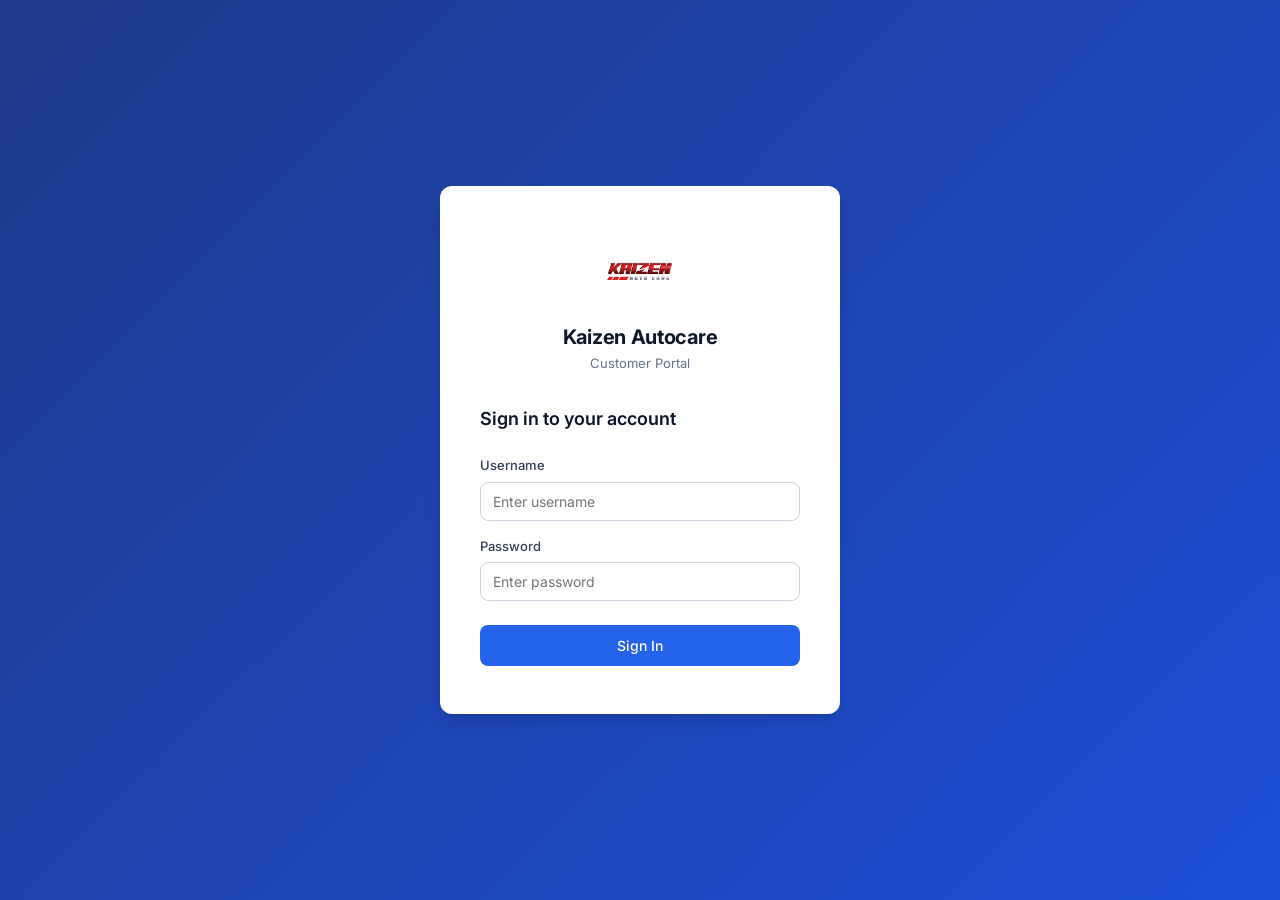
<file: portal/index.html>
<!DOCTYPE html>
<html lang="en">
<head>
  <meta charset="UTF-8">
  <meta name="viewport" content="width=device-width, initial-scale=1.0">
  <title>Kaizen Autocare — Portal</title>
  <link rel="preconnect" href="https://fonts.googleapis.com">
  <link rel="preconnect" href="https://fonts.gstatic.com" crossorigin>
  <link href="https://fonts.googleapis.com/css2?family=Inter:ital,opsz,wght@0,14..32,300;0,14..32,400;0,14..32,500;0,14..32,600;0,14..32,700;1,14..32,400&display=swap" rel="stylesheet">
  <style>
    *, *::before, *::after { box-sizing: border-box; margin: 0; padding: 0; }

    :root {
      --blue-900: #1e3a8a;
      --blue-700: #1d4ed8;
      --blue-600: #2563eb;
      --blue-500: #3b82f6;
      --blue-400: #60a5fa;
      --blue-100: #dbeafe;
      --blue-50: #eff6ff;
      --gray-900: #0f172a;
      --gray-800: #1e293b;
      --gray-700: #334155;
      --gray-600: #475569;
      --gray-500: #64748b;
      --gray-400: #94a3b8;
      --gray-300: #cbd5e1;
      --gray-200: #e2e8f0;
      --gray-100: #f1f5f9;
      --gray-50: #f8fafc;
      --green-500: #22c55e;
      --green-100: #dcfce7;
      --green-700: #15803d;
      --orange-500: #f97316;
      --orange-100: #ffedd5;
      --orange-700: #c2410c;
      --red-500: #ef4444;
      --red-100: #fee2e2;
      --red-700: #b91c1c;
      --white: #ffffff;
      --shadow-sm: 0 1px 2px rgba(0,0,0,0.05);
      --shadow: 0 1px 3px rgba(0,0,0,0.1), 0 1px 2px rgba(0,0,0,0.06);
      --shadow-md: 0 4px 6px -1px rgba(0,0,0,0.1), 0 2px 4px -1px rgba(0,0,0,0.06);
      --shadow-lg: 0 10px 15px -3px rgba(0,0,0,0.1), 0 4px 6px -2px rgba(0,0,0,0.05);
      --radius: 8px;
      --radius-lg: 12px;
    }

    html, body {
      height: 100%;
      font-family: 'Inter', -apple-system, BlinkMacSystemFont, sans-serif;
      font-size: 14px;
      color: var(--gray-800);
      background: var(--gray-50);
      line-height: 1.5;
      -webkit-font-smoothing: antialiased;
    }

    /* ─── Login ─────────────────────────────────────────────── */
    #login-screen {
      min-height: 100vh;
      display: flex;
      align-items: center;
      justify-content: center;
      background: linear-gradient(135deg, var(--blue-900) 0%, var(--blue-700) 100%);
      padding: 24px;
    }
    .login-card {
      background: var(--white);
      border-radius: var(--radius-lg);
      padding: 48px 40px;
      width: 100%;
      max-width: 400px;
      box-shadow: var(--shadow-lg);
    }
    .login-logo {
      text-align: center;
      margin-bottom: 32px;
    }
    .login-logo-mark {
      width: 72px;
      height: 72px;
      display: inline-flex;
      align-items: center;
      justify-content: center;
      margin-bottom: 12px;
    }
    .login-logo-mark img { width: 72px; height: 72px; object-fit: contain; }
    .login-logo h1 { font-size: 20px; font-weight: 700; color: var(--gray-900); letter-spacing: -0.3px; margin-top: 4px; }
    .login-logo p { font-size: 13px; color: var(--gray-500); margin-top: 2px; }
    .login-card h2 { font-size: 18px; font-weight: 600; color: var(--gray-900); margin-bottom: 24px; }
    .form-group { margin-bottom: 16px; }
    .form-group label { display: block; font-size: 13px; font-weight: 500; color: var(--gray-700); margin-bottom: 6px; }
    .form-group input, .form-group select, .form-group textarea {
      width: 100%; padding: 10px 12px;
      border: 1px solid var(--gray-300); border-radius: var(--radius);
      font-family: inherit; font-size: 14px; color: var(--gray-800);
      background: var(--white);
      transition: border-color 0.15s, box-shadow 0.15s;
      outline: none;
    }
    .form-group input:focus, .form-group select:focus, .form-group textarea:focus {
      border-color: var(--blue-500);
      box-shadow: 0 0 0 3px rgba(59,130,246,0.12);
    }
    .form-group textarea { resize: vertical; min-height: 80px; }
    .form-row { display: grid; gap: 12px; }
    .form-row.cols-2 { grid-template-columns: 1fr 1fr; }
    .form-row.cols-3 { grid-template-columns: 1fr 1fr 1fr; }
    .btn {
      display: inline-flex; align-items: center; gap: 6px;
      padding: 10px 16px; border-radius: var(--radius);
      font-family: inherit; font-size: 14px; font-weight: 500;
      cursor: pointer; border: none; transition: all 0.15s;
      text-decoration: none; white-space: nowrap;
    }
    .btn-primary { background: var(--blue-600); color: white; }
    .btn-primary:hover { background: var(--blue-700); }
    .btn-secondary { background: var(--white); color: var(--gray-700); border: 1px solid var(--gray-300); }
    .btn-secondary:hover { background: var(--gray-50); border-color: var(--gray-400); }
    .btn-danger { background: var(--white); color: var(--red-700); border: 1px solid var(--red-500); }
    .btn-danger:hover { background: var(--red-100); }
    .btn-success { background: var(--green-500); color: white; }
    .btn-success:hover { background: var(--green-700); }
    .btn-ghost { background: transparent; color: var(--gray-600); }
    .btn-ghost:hover { background: var(--gray-100); }
    .btn-sm { padding: 6px 12px; font-size: 13px; }
    .btn-full { width: 100%; justify-content: center; }
    .btn-icon { padding: 8px; }
    .login-error {
      background: var(--red-100); color: var(--red-700);
      border: 1px solid #fca5a5; border-radius: var(--radius);
      padding: 10px 12px; font-size: 13px; margin-bottom: 16px;
      display: none;
    }

    /* ─── App Shell ─────────────────────────────────────────── */
    #app-shell { display: none; height: 100vh; flex-direction: column; }
    #app-shell.active { display: flex; }

    /* Top bar */
    .topbar {
      height: 60px; background: var(--white);
      border-bottom: 1px solid var(--gray-200);
      display: flex; align-items: center;
      padding: 0 24px; gap: 16px;
      flex-shrink: 0; position: sticky; top: 0; z-index: 100;
      box-shadow: var(--shadow-sm);
    }
    .topbar-brand {
      display: flex; align-items: center; gap: 10px;
      font-weight: 700; font-size: 15px; color: var(--gray-900);
      text-decoration: none;
    }
    .topbar-brand-icon {
      width: 32px; height: 32px;
      display: flex; align-items: center; justify-content: center;
    }
    .topbar-brand-icon img { width: 32px; height: 32px; object-fit: contain; }
    .topbar-divider { width: 1px; height: 20px; background: var(--gray-200); }
    .topbar-title { font-size: 14px; font-weight: 500; color: var(--gray-600); }
    .topbar-spacer { flex: 1; }
    .topbar-user {
      display: flex; align-items: center; gap: 10px;
      padding: 6px 12px; border-radius: var(--radius);
      cursor: pointer; transition: background 0.15s;
    }
    .topbar-user:hover { background: var(--gray-100); }
    .avatar {
      width: 32px; height: 32px; border-radius: 50%;
      display: flex; align-items: center; justify-content: center;
      font-size: 13px; font-weight: 600; color: white;
      background: var(--blue-600); flex-shrink: 0;
    }
    .avatar.admin { background: var(--blue-900); }
    .avatar.customer { background: var(--blue-500); }
    .topbar-user-info { line-height: 1.2; }
    .topbar-user-name { font-size: 13px; font-weight: 600; color: var(--gray-800); }
    .topbar-user-role { font-size: 11px; color: var(--gray-500); text-transform: capitalize; }

    /* Main layout */
    .app-body { display: flex; flex: 1; overflow: hidden; }

    /* Sidebar */
    .sidebar {
      width: 220px; background: var(--white);
      border-right: 1px solid var(--gray-200);
      padding: 16px 12px; overflow-y: auto;
      flex-shrink: 0;
    }
    .sidebar-section { margin-bottom: 24px; }
    .sidebar-section-label {
      font-size: 10px; font-weight: 600; text-transform: uppercase;
      letter-spacing: 0.8px; color: var(--gray-400);
      padding: 0 8px; margin-bottom: 4px;
    }
    .nav-item {
      display: flex; align-items: center; gap: 10px;
      padding: 8px 12px; border-radius: var(--radius);
      font-size: 13.5px; font-weight: 500; color: var(--gray-600);
      cursor: pointer; transition: all 0.15s; border: none;
      background: none; width: 100%; text-align: left; text-decoration: none;
    }
    .nav-item:hover { background: var(--blue-50); color: var(--blue-700); }
    .nav-item.active { background: var(--blue-50); color: var(--blue-700); }
    .nav-item svg { width: 16px; height: 16px; flex-shrink: 0; }

    /* Main content */
    .main-content { flex: 1; overflow-y: auto; padding: 28px 32px; }

    /* ─── Page Headers ──────────────────────────────────────── */
    .page-header { margin-bottom: 24px; }
    .page-header-top { display: flex; align-items: center; gap: 12px; margin-bottom: 4px; }
    .page-back { color: var(--gray-400); cursor: pointer; display: flex; align-items: center; gap: 4px; font-size: 13px; transition: color 0.15s; }
    .page-back:hover { color: var(--blue-600); }
    .page-title { font-size: 22px; font-weight: 700; color: var(--gray-900); letter-spacing: -0.3px; }
    .page-subtitle { font-size: 14px; color: var(--gray-500); margin-top: 2px; }
    .page-actions { display: flex; gap: 8px; margin-top: 16px; }

    /* ─── Cards ─────────────────────────────────────────────── */
    .card {
      background: var(--white); border: 1px solid var(--gray-200);
      border-radius: var(--radius-lg); overflow: hidden;
    }
    .card-header {
      padding: 16px 20px; border-bottom: 1px solid var(--gray-200);
      display: flex; align-items: center; justify-content: space-between;
    }
    .card-title { font-size: 15px; font-weight: 600; color: var(--gray-900); }
    .card-subtitle { font-size: 13px; color: var(--gray-500); margin-top: 1px; }
    .card-body { padding: 20px; }
    .card-footer { padding: 12px 20px; border-top: 1px solid var(--gray-200); background: var(--gray-50); }

    /* ─── Stat Cards ─────────────────────────────────────────── */
    .stats-grid { display: grid; grid-template-columns: repeat(auto-fit, minmax(180px, 1fr)); gap: 16px; margin-bottom: 24px; }
    .stat-card {
      background: var(--white); border: 1px solid var(--gray-200);
      border-radius: var(--radius-lg); padding: 20px;
    }
    .stat-card-header { display: flex; align-items: center; justify-content: space-between; margin-bottom: 12px; }
    .stat-card-label { font-size: 12px; font-weight: 500; color: var(--gray-500); text-transform: uppercase; letter-spacing: 0.5px; }
    .stat-card-icon {
      width: 36px; height: 36px; border-radius: 8px;
      display: flex; align-items: center; justify-content: center;
    }
    .stat-card-icon.blue { background: var(--blue-50); color: var(--blue-600); }
    .stat-card-icon.green { background: var(--green-100); color: var(--green-700); }
    .stat-card-icon.orange { background: var(--orange-100); color: var(--orange-700); }
    .stat-card-icon svg { width: 18px; height: 18px; }
    .stat-card-value { font-size: 28px; font-weight: 700; color: var(--gray-900); line-height: 1; }
    .stat-card-sub { font-size: 12px; color: var(--gray-500); margin-top: 4px; }

    /* ─── Tables ─────────────────────────────────────────────── */
    .table-wrap { overflow-x: auto; }
    table { width: 100%; border-collapse: collapse; }
    thead th {
      padding: 10px 16px; font-size: 11px; font-weight: 600;
      text-transform: uppercase; letter-spacing: 0.6px; color: var(--gray-500);
      background: var(--gray-50); border-bottom: 1px solid var(--gray-200);
      text-align: left;
    }
    tbody tr { border-bottom: 1px solid var(--gray-100); transition: background 0.1s; }
    tbody tr:hover { background: var(--gray-50); }
    tbody tr:last-child { border-bottom: none; }
    tbody td { padding: 12px 16px; font-size: 14px; color: var(--gray-700); vertical-align: middle; }
    .td-primary { font-weight: 500; color: var(--gray-900); }
    .td-link { color: var(--blue-600); cursor: pointer; font-weight: 500; text-decoration: none; }
    .td-link:hover { text-decoration: underline; }

    /* ─── Badges ─────────────────────────────────────────────── */
    .badge {
      display: inline-flex; align-items: center; gap: 4px;
      padding: 2px 8px; border-radius: 999px;
      font-size: 11px; font-weight: 600; text-transform: capitalize;
    }
    .badge-blue { background: var(--blue-100); color: var(--blue-700); }
    .badge-green { background: var(--green-100); color: var(--green-700); }
    .badge-orange { background: var(--orange-100); color: var(--orange-700); }
    .badge-red { background: var(--red-100); color: var(--red-700); }
    .badge-gray { background: var(--gray-100); color: var(--gray-600); }

    /* ─── Search & Toolbar ───────────────────────────────────── */
    .toolbar { display: flex; align-items: center; gap: 12px; margin-bottom: 16px; }
    .search-wrap { position: relative; flex: 1; max-width: 320px; }
    .search-wrap svg { position: absolute; left: 10px; top: 50%; transform: translateY(-50%); width: 14px; height: 14px; color: var(--gray-400); }
    .search-input {
      width: 100%; padding: 8px 12px 8px 32px;
      border: 1px solid var(--gray-300); border-radius: var(--radius);
      font-family: inherit; font-size: 13px; background: var(--white);
      outline: none; transition: border-color 0.15s, box-shadow 0.15s;
      color: var(--gray-800);
    }
    .search-input:focus { border-color: var(--blue-500); box-shadow: 0 0 0 3px rgba(59,130,246,0.12); }
    .toolbar-spacer { flex: 1; }

    /* ─── Empty State ────────────────────────────────────────── */
    .empty-state {
      text-align: center; padding: 48px 24px;
      color: var(--gray-400);
    }
    .empty-state svg { width: 48px; height: 48px; margin: 0 auto 12px; display: block; opacity: 0.5; }
    .empty-state p { font-size: 14px; }
    .empty-state .empty-title { font-size: 15px; font-weight: 500; color: var(--gray-500); margin-bottom: 4px; }

    /* ─── Modal ──────────────────────────────────────────────── */
    .modal-overlay {
      position: fixed; inset: 0;
      background: rgba(0,0,0,0.4); backdrop-filter: blur(2px);
      display: flex; align-items: center; justify-content: center;
      padding: 24px; z-index: 1000;
      opacity: 0; visibility: hidden; transition: all 0.2s;
    }
    .modal-overlay.open { opacity: 1; visibility: visible; }
    .modal {
      background: var(--white); border-radius: var(--radius-lg);
      width: 100%; max-width: 520px; max-height: 90vh;
      overflow-y: auto; box-shadow: var(--shadow-lg);
      transform: translateY(8px); transition: transform 0.2s;
    }
    .modal-overlay.open .modal { transform: translateY(0); }
    .modal-header {
      padding: 20px 24px; border-bottom: 1px solid var(--gray-200);
      display: flex; align-items: center; justify-content: space-between;
      position: sticky; top: 0; background: var(--white); z-index: 1;
    }
    .modal-title { font-size: 16px; font-weight: 600; color: var(--gray-900); }
    .modal-close {
      width: 28px; height: 28px; border-radius: 6px;
      display: flex; align-items: center; justify-content: center;
      color: var(--gray-400); cursor: pointer; border: none; background: none;
      transition: all 0.15s;
    }
    .modal-close:hover { background: var(--gray-100); color: var(--gray-700); }
    .modal-body { padding: 24px; }
    .modal-footer {
      padding: 16px 24px; border-top: 1px solid var(--gray-200);
      display: flex; justify-content: flex-end; gap: 8px;
      background: var(--gray-50);
    }

    /* ─── Calendar ───────────────────────────────────────────── */
    .calendar-wrap { user-select: none; }
    .calendar-nav {
      display: flex; align-items: center; justify-content: space-between;
      margin-bottom: 16px;
    }
    .calendar-nav h3 { font-size: 15px; font-weight: 600; color: var(--gray-900); }
    .calendar-nav button {
      width: 32px; height: 32px; border-radius: var(--radius);
      display: flex; align-items: center; justify-content: center;
      border: 1px solid var(--gray-300); background: var(--white);
      cursor: pointer; color: var(--gray-600); transition: all 0.15s;
    }
    .calendar-nav button:hover { background: var(--gray-100); }
    .cal-grid { display: grid; grid-template-columns: repeat(7, 1fr); gap: 2px; }
    .cal-day-name { text-align: center; font-size: 11px; font-weight: 600; color: var(--gray-400); padding: 4px 0 8px; text-transform: uppercase; }
    .cal-day {
      aspect-ratio: 1; display: flex; align-items: center; justify-content: center;
      border-radius: 6px; font-size: 13px; color: var(--gray-700);
      cursor: pointer; transition: all 0.15s; position: relative;
    }
    .cal-day:hover { background: var(--blue-50); color: var(--blue-700); }
    .cal-day.other-month { color: var(--gray-300); }
    .cal-day.today { font-weight: 700; color: var(--blue-600); }
    .cal-day.selected { background: var(--blue-600); color: white; }
    .cal-day.has-event::after {
      content: ''; position: absolute; bottom: 3px; left: 50%; transform: translateX(-50%);
      width: 4px; height: 4px; border-radius: 50%; background: var(--blue-400);
    }
    .cal-day.selected.has-event::after { background: rgba(255,255,255,0.7); }
    .cal-day.disabled { color: var(--gray-300); pointer-events: none; }

    /* Big calendar view for admin */
    .big-calendar .cal-day { font-size: 14px; min-height: 60px; align-items: flex-start; padding: 6px; flex-direction: column; gap: 2px; border: 1px solid transparent; aspect-ratio: auto; }
    .big-calendar .cal-day:hover { border-color: var(--blue-300); }
    .big-calendar .cal-day .day-num { font-size: 13px; font-weight: 500; width: 24px; height: 24px; display: flex; align-items: center; justify-content: center; border-radius: 50%; }
    .big-calendar .cal-day.today .day-num { background: var(--blue-600); color: white; font-weight: 600; }
    .cal-event {
      font-size: 10px; padding: 1px 5px; border-radius: 3px;
      background: var(--blue-100); color: var(--blue-800);
      white-space: nowrap; overflow: hidden; text-overflow: ellipsis;
      max-width: 100%; cursor: pointer;
    }
    .cal-event:hover { background: var(--blue-200); }

    /* ─── Countdown ──────────────────────────────────────────── */
    .countdown-card {
      background: linear-gradient(135deg, var(--blue-900), var(--blue-700));
      border-radius: var(--radius-lg); padding: 28px;
      color: white; margin-bottom: 16px;
    }
    .countdown-label { font-size: 12px; font-weight: 500; opacity: 0.8; text-transform: uppercase; letter-spacing: 0.8px; margin-bottom: 8px; }
    .countdown-title { font-size: 20px; font-weight: 700; margin-bottom: 20px; }
    .countdown-units { display: flex; gap: 16px; margin-bottom: 20px; }
    .countdown-unit { text-align: center; }
    .countdown-num { font-size: 36px; font-weight: 700; line-height: 1; }
    .countdown-unit-label { font-size: 11px; opacity: 0.7; text-transform: uppercase; letter-spacing: 0.5px; margin-top: 4px; }
    .countdown-date { font-size: 13px; opacity: 0.8; }

    /* ─── Car Card ───────────────────────────────────────────── */
    .car-card {
      border: 1px solid var(--gray-200); border-radius: var(--radius-lg);
      padding: 16px 20px; background: var(--white);
      display: flex; align-items: center; gap: 16px;
      transition: border-color 0.15s;
    }
    .car-card:hover { border-color: var(--blue-300); }
    .car-icon {
      width: 48px; height: 48px; background: var(--blue-50);
      border-radius: 10px; display: flex; align-items: center; justify-content: center;
      flex-shrink: 0;
    }
    .car-icon svg { width: 26px; height: 26px; color: var(--blue-600); }
    .car-info { flex: 1; }
    .car-name { font-size: 15px; font-weight: 600; color: var(--gray-900); }
    .car-plate { font-size: 13px; color: var(--gray-500); margin-top: 1px; }
    .car-meta { font-size: 12px; color: var(--gray-400); margin-top: 2px; }
    .car-actions { display: flex; gap: 6px; }

    /* ─── Timeline / service list ────────────────────────────── */
    .service-list { display: flex; flex-direction: column; gap: 2px; }
    .service-item {
      display: flex; align-items: flex-start; gap: 16px;
      padding: 14px 16px; border-radius: var(--radius);
      transition: background 0.1s; cursor: default;
    }
    .service-item:hover { background: var(--gray-50); }
    .service-date-col { min-width: 72px; text-align: right; }
    .service-date { font-size: 12px; font-weight: 600; color: var(--gray-500); }
    .service-dot { width: 8px; height: 8px; border-radius: 50%; background: var(--blue-400); flex-shrink: 0; margin-top: 4px; }
    .service-content { flex: 1; }
    .service-type { font-size: 14px; font-weight: 600; color: var(--gray-900); }
    .service-desc { font-size: 13px; color: var(--gray-500); margin-top: 2px; }
    .service-price { font-size: 13px; font-weight: 600; color: var(--gray-700); min-width: 80px; text-align: right; }

    /* ─── Info rows ──────────────────────────────────────────── */
    .info-list { display: flex; flex-direction: column; gap: 12px; }
    .info-row { display: flex; gap: 16px; }
    .info-label { min-width: 140px; font-size: 13px; color: var(--gray-500); font-weight: 500; }
    .info-value { font-size: 13px; color: var(--gray-800); font-weight: 400; }

    /* ─── Grid layouts ───────────────────────────────────────── */
    .grid-2 { display: grid; grid-template-columns: 1fr 1fr; gap: 20px; }
    .grid-3 { display: grid; grid-template-columns: 1fr 1fr 1fr; gap: 20px; }
    @media (max-width: 768px) { .grid-2, .grid-3 { grid-template-columns: 1fr; } }

    /* ─── Alert / Toast ──────────────────────────────────────── */
    .toast-container { position: fixed; bottom: 24px; right: 24px; z-index: 9999; display: flex; flex-direction: column; gap: 8px; }
    .toast {
      background: var(--gray-900); color: white;
      padding: 12px 16px; border-radius: var(--radius);
      font-size: 13px; box-shadow: var(--shadow-lg);
      display: flex; align-items: center; gap: 8px;
      animation: slideIn 0.2s ease;
      max-width: 320px;
    }
    .toast.success { background: var(--green-700); }
    .toast.error { background: var(--red-700); }
    @keyframes slideIn { from { opacity: 0; transform: translateY(8px); } to { opacity: 1; transform: translateY(0); } }
    @keyframes fadeOut { to { opacity: 0; transform: translateY(4px); } }

    /* ─── Divider ────────────────────────────────────────────── */
    .divider { height: 1px; background: var(--gray-200); margin: 20px 0; }
    .section-gap { margin-bottom: 24px; }
    .flex { display: flex; }
    .items-center { align-items: center; }
    .gap-2 { gap: 8px; }
    .gap-3 { gap: 12px; }
    .ml-auto { margin-left: auto; }
    .mt-1 { margin-top: 4px; }
    .mt-2 { margin-top: 8px; }
    .mt-3 { margin-top: 12px; }
    .mt-4 { margin-top: 16px; }
    .text-sm { font-size: 13px; }
    .text-muted { color: var(--gray-500); }
    .font-600 { font-weight: 600; }
    .hidden { display: none !important; }
    .svc-type-dropdown { position: relative; }
    .svc-type-btn {
      width: 100%; text-align: left; display: flex; justify-content: space-between; align-items: flex-start;
      padding: 7px 10px; border: 1px solid var(--gray-300); border-radius: 8px;
      background: var(--white); cursor: pointer; font-size: 14px; color: var(--gray-700);
      transition: border-color 0.15s; min-height: 38px;
    }
    .svc-type-btn:hover { border-color: var(--blue-400); }
    .svc-type-btn .svc-type-arrow { font-size: 11px; color: var(--gray-400); flex-shrink: 0; margin-left: 6px; margin-top: 3px; }
    .svc-type-btn .svc-type-label { flex: 1; display: flex; flex-wrap: wrap; gap: 4px; }
    .svc-tag {
      display: inline-block; padding: 2px 9px; border-radius: 12px;
      background: var(--blue-100); color: var(--blue-700);
      font-size: 12px; font-weight: 500; line-height: 1.6;
    }
    .svc-placeholder { color: var(--gray-400); font-size: 14px; padding: 1px 0; }
    .svc-type-panel {
      display: none; position: absolute; top: calc(100% + 4px); left: 0; right: 0;
      background: var(--white); border: 1px solid var(--gray-200); border-radius: 8px;
      box-shadow: 0 4px 20px rgba(0,0,0,0.12); z-index: 200; padding: 6px;
      max-height: 220px; overflow-y: auto;
    }
    .svc-type-panel.open { display: block; }
    .svc-type-panel label {
      display: flex; align-items: center; gap: 8px;
      padding: 7px 10px; border-radius: 6px; cursor: pointer;
      font-size: 13px; color: var(--gray-700); user-select: none;
    }
    .svc-type-panel label:hover { background: var(--gray-50); }
    .svc-type-panel input[type="checkbox"] { width: 15px; height: 15px; accent-color: var(--blue-500); cursor: pointer; flex-shrink: 0; }
    .svc-type-panel label:has(input:checked) { background: var(--blue-50); color: var(--blue-700); font-weight: 500; }

    /* ─── Job Sheet (screen) ─────────────────────────────────── */
    .js-quick-fill {
      background: var(--blue-50); border: 1px solid var(--blue-100);
      border-radius: var(--radius); padding: 10px 16px;
      display: flex; align-items: center; gap: 12px; margin-bottom: 20px; flex-wrap: wrap;
    }
    .js-quick-fill label { font-size: 13px; font-weight: 500; color: var(--blue-700); white-space: nowrap; }
    .js-quick-fill select { flex: 1; min-width: 200px; max-width: 360px; padding: 8px 10px; border: 1px solid var(--blue-200); border-radius: var(--radius); font-size: 13px; background: var(--white); outline: none; }
    .js-body { max-width: 860px; }
    .js-form-section { margin-bottom: 22px; }
    .js-form-section-title {
      font-size: 11px; font-weight: 700; text-transform: uppercase; letter-spacing: 0.8px;
      color: var(--blue-700); border-bottom: 2px solid var(--blue-100);
      padding-bottom: 6px; margin-bottom: 12px;
    }
    .js-svc-grid { display: flex; flex-wrap: wrap; gap: 8px 16px; padding: 10px; border: 1px solid var(--gray-300); border-radius: var(--radius); background: var(--gray-50); }
    .js-svc-item { display: flex; align-items: center; gap: 6px; font-size: 13px; cursor: pointer; user-select: none; }
    .js-svc-item input[type="checkbox"] { width: 14px; height: 14px; accent-color: var(--blue-500); cursor: pointer; }
  </style>
</head>
<body>

<!-- ═══════════════════════════════════════════════════════════════ LOGIN -->
<div id="login-screen">
  <div class="login-card">
    <div class="login-logo">
      <div class="login-logo-mark">
        <img src="../public/logo.png" alt="Kaizen Autocare">
      </div>
      <h1>Kaizen Autocare</h1>
      <p>Customer Portal</p>
    </div>
    <h2>Sign in to your account</h2>
    <div id="login-error" class="login-error">Invalid username or password.</div>
    <div class="form-group">
      <label>Username</label>
      <input type="text" id="login-username" placeholder="Enter username" autocomplete="username">
    </div>
    <div class="form-group">
      <label>Password</label>
      <input type="password" id="login-password" placeholder="Enter password" autocomplete="current-password">
    </div>
    <button class="btn btn-primary btn-full" id="login-btn" style="margin-top:8px; padding: 12px;">Sign In</button>
  </div>
</div>

<!-- ═══════════════════════════════════════════════════════════════ APP -->
<div id="app-shell">
  <!-- Topbar -->
  <div class="topbar">
    <a class="topbar-brand" href="#">
      <div class="topbar-brand-icon">
        <img src="../public/logo.png" alt="Kaizen Autocare">
      </div>
      Kaizen Autocare
    </a>
    <div class="topbar-divider"></div>
    <span class="topbar-title" id="topbar-section">Portal</span>
    <div class="topbar-spacer"></div>
    <div class="topbar-user" id="topbar-user-btn">
      <div class="avatar" id="topbar-avatar">A</div>
      <div class="topbar-user-info">
        <div class="topbar-user-name" id="topbar-username">Admin</div>
        <div class="topbar-user-role" id="topbar-role">Administrator</div>
      </div>
    </div>
    <button class="btn btn-ghost btn-sm" id="logout-btn" style="color:var(--gray-500);">
      <svg width="14" height="14" viewBox="0 0 24 24" fill="none" stroke="currentColor" stroke-width="2"><path d="M9 21H5a2 2 0 0 1-2-2V5a2 2 0 0 1 2-2h4"/><polyline points="16 17 21 12 16 7"/><line x1="21" y1="12" x2="9" y2="12"/></svg>
      Sign Out
    </button>
  </div>

  <div class="app-body">
    <!-- Sidebar -->
    <nav class="sidebar" id="sidebar">
      <!-- nav items injected by JS -->
    </nav>

    <!-- Main -->
    <main class="main-content" id="main-content">
      <!-- views injected by JS -->
    </main>
  </div>
</div>

<!-- Toast container -->
<div class="toast-container" id="toast-container"></div>

<!-- ═══════════════════════════════════════════════════════════════ MODALS -->
<!-- Generic modal -->
<div class="modal-overlay" id="modal-overlay">
  <div class="modal" id="modal">
    <div class="modal-header">
      <span class="modal-title" id="modal-title">Modal</span>
      <button class="modal-close" id="modal-close-btn">
        <svg width="14" height="14" viewBox="0 0 24 24" fill="none" stroke="currentColor" stroke-width="2.5"><line x1="18" y1="6" x2="6" y2="18"/><line x1="6" y1="6" x2="18" y2="18"/></svg>
      </button>
    </div>
    <div class="modal-body" id="modal-body"></div>
    <div class="modal-footer" id="modal-footer"></div>
  </div>
</div>

<script>
// ═══════════════════════════════════════════════════════════ DATA
const DB_KEY = 'kaizen_portal_db';

const INITIAL_DATA = {
  users: [
    { id: 'u1', username: 'admin', password: '123', role: 'master_admin', displayName: 'Admin' },
    { id: 'u2', username: 'cust', password: '123', role: 'customer', customerId: 'c1' }
  ],
  customers: [
    { id: 'c1', name: 'Alex Tan', email: 'alex.tan@email.com', phone: '+60 12-345 6789', address: 'Petaling Jaya, Selangor', createdAt: '2024-01-15' }
  ],
  cars: [
    { id: 'car1', customerId: 'c1', make: 'Volkswagen', model: 'Tiguan', year: '2021', plateNumber: 'WXY 1234', color: 'Silver' }
  ],
  services: [
    { id: 's1', carId: 'car1', customerId: 'c1', date: '2025-12-10', type: 'Oil Change', description: 'Full synthetic engine oil change + oil filter replacement', price: 280, mileage: 45000 },
    { id: 's2', carId: 'car1', customerId: 'c1', date: '2025-09-05', type: 'Brake Service', description: 'Front brake pads and rotors replacement', price: 850, mileage: 43200 },
    { id: 's3', carId: 'car1', customerId: 'c1', date: '2025-06-20', type: 'Air Filter', description: 'Engine air filter + cabin air filter replacement', price: 180, mileage: 40500 },
    { id: 's4', carId: 'car1', customerId: 'c1', date: '2025-03-14', type: 'Oil Change', description: 'Full synthetic engine oil change + oil filter', price: 280, mileage: 37800 }
  ],
  appointments: [],
  nextServices: [
    { id: 'ns1', customerId: 'c1', carId: 'car1', date: '2026-06-10', type: 'Oil Change', notes: 'Due at approximately 50,000 km' }
  ],
  serviceTypes: ['Oil Change','Brake Service','Tyre Rotation','Air Filter','Transmission Service','Battery Check','Air Conditioning','Full Service','Inspection','Others'],
  carModels: [
    { id: 'cm1', brand: 'Toyota', model: 'Camry' },
    { id: 'cm2', brand: 'Toyota', model: 'Vios' },
    { id: 'cm3', brand: 'Honda', model: 'Civic' },
    { id: 'cm4', brand: 'Honda', model: 'HR-V' },
    { id: 'cm5', brand: 'Perodua', model: 'Myvi' },
    { id: 'cm6', brand: 'Perodua', model: 'Axia' },
    { id: 'cm7', brand: 'Proton', model: 'X50' },
    { id: 'cm8', brand: 'Volkswagen', model: 'Tiguan' }
  ]
};

function loadDB() {
  try {
    const raw = localStorage.getItem(DB_KEY);
    return raw ? JSON.parse(raw) : JSON.parse(JSON.stringify(INITIAL_DATA));
  } catch { return JSON.parse(JSON.stringify(INITIAL_DATA)); }
}

function saveDB(db) {
  localStorage.setItem(DB_KEY, JSON.stringify(db));
}

function getDB() { return _db; }

let _db = loadDB();
// Migrate: ensure serviceTypes array exists
if (!_db.serviceTypes) {
  _db.serviceTypes = ['Oil Change','Brake Service','Tyre Rotation','Air Filter','Transmission Service','Battery Check','Air Conditioning','Full Service','Inspection','Others'];
  saveDB(_db);
}
// Migrate: ensure carModels array exists
if (!_db.carModels) {
  _db.carModels = [
    { id: 'cm1', brand: 'Toyota', model: 'Camry' },
    { id: 'cm2', brand: 'Toyota', model: 'Vios' },
    { id: 'cm3', brand: 'Honda', model: 'Civic' },
    { id: 'cm4', brand: 'Honda', model: 'HR-V' },
    { id: 'cm5', brand: 'Perodua', model: 'Myvi' },
    { id: 'cm6', brand: 'Perodua', model: 'Axia' },
    { id: 'cm7', brand: 'Proton', model: 'X50' },
    { id: 'cm8', brand: 'Volkswagen', model: 'Tiguan' }
  ];
  saveDB(_db);
}
// Ensure master admin and cust exist; upgrade legacy 'admin' role to 'master_admin'
const adminUser = _db.users.find(u => u.username === 'admin');
const custExists = _db.users.find(u => u.username === 'cust');
if (!adminUser) _db.users.push({ id: 'u1', username: 'admin', password: '123', role: 'master_admin', displayName: 'Admin' });
else if (adminUser.role === 'admin' && adminUser.username === 'admin' && adminUser.id === 'u1') adminUser.role = 'master_admin';
if (!custExists) _db.users.push({ id: 'u2', username: 'cust', password: '123', role: 'customer', customerId: 'c1' });
saveDB(_db);

// Role helpers
function isAdminRole(role) { return role === 'master_admin' || role === 'admin' || role === 'user'; }
function canManageTeam(role) { return role === 'master_admin' || role === 'admin'; }

// ═══════════════════════════════════════════════════════════ AUTH
let currentUser = null;

function login(username, password) {
  const db = getDB();
  const user = db.users.find(u => u.username === username && u.password === password);
  return user || null;
}

function logout() {
  currentUser = null;
  sessionStorage.removeItem('kaizen_user');
  showLogin();
}

// ═══════════════════════════════════════════════════════════ ROUTING
let currentView = null;
let viewState = {};

function navigate(view, state = {}) {
  currentView = view;
  viewState = state;
  renderView(view, state);
  updateNav(view);
}

// ═══════════════════════════════════════════════════════════ NAV
function getAdminNav() {
  const base = [
    { section: 'Management', items: [
      { id: 'admin-dashboard', label: 'Dashboard', icon: iconGrid() },
      { id: 'admin-customers', label: 'Customers', icon: iconUsers() },
      { id: 'admin-calendar', label: 'Service Calendar', icon: iconCalendar() },
      { id: 'admin-job-sheet', label: 'Job Sheet', icon: iconClipboard() },
    ]},
    { section: 'Settings', items: [
      { id: 'admin-all-services', label: 'All Services', icon: iconWrench() },
      { id: 'admin-settings', label: 'Settings', icon: iconGear() },
    ]}
  ];
  if (canManageTeam(currentUser.role)) {
    base[1].items.splice(1, 0, { id: 'admin-team', label: 'Team & Roles', icon: iconShield() });
  }
  return base;
}

const CUSTOMER_NAV = [
  { section: 'My Account', items: [
    { id: 'cust-dashboard', label: 'Dashboard', icon: iconGrid() },
    { id: 'cust-vehicles', label: 'My Vehicles', icon: iconCar() },
    { id: 'cust-services', label: 'Service History', icon: iconWrench() },
    { id: 'cust-appointments', label: 'Book Appointment', icon: iconCalendar() },
  ]}
];

function renderSidebar() {
  const nav = isAdminRole(currentUser.role) ? getAdminNav() : CUSTOMER_NAV;
  const sidebar = document.getElementById('sidebar');
  sidebar.innerHTML = nav.map(section => `
    <div class="sidebar-section">
      <div class="sidebar-section-label">${section.section}</div>
      ${section.items.map(item => `
        <button class="nav-item" data-view="${item.id}" onclick="navigate('${item.id}')">
          ${item.icon} ${item.label}
        </button>
      `).join('')}
    </div>
  `).join('');
}

function updateNav(view) {
  document.querySelectorAll('.nav-item').forEach(el => {
    el.classList.toggle('active', el.dataset.view === view);
  });
}

// ═══════════════════════════════════════════════════════════ VIEWS

function renderView(view, state) {
  const main = document.getElementById('main-content');
  const sectionTitles = {
    'admin-dashboard': 'Dashboard',
    'admin-customers': 'Customers',
    'admin-customer-detail': 'Customer Detail',
    'admin-calendar': 'Service Calendar',
    'admin-all-services': 'All Services',
    'admin-team': 'Team & Roles',
    'admin-settings': 'Settings',
    'cust-dashboard': 'Dashboard',
    'cust-vehicles': 'My Vehicles',
    'cust-services': 'Service History',
    'cust-appointments': 'Book Appointment',
    'cust-next-service': 'Next Service',
    'admin-job-sheet': 'Job Sheet',
  };
  document.getElementById('topbar-section').textContent = sectionTitles[view] || 'Portal';

  switch(view) {
    case 'admin-dashboard': main.innerHTML = viewAdminDashboard(); break;
    case 'admin-customers': main.innerHTML = viewAdminCustomers(state); break;
    case 'admin-customer-detail': main.innerHTML = viewAdminCustomerDetail(state); break;
    case 'admin-calendar': main.innerHTML = viewAdminCalendar(state); break;
    case 'admin-all-services': main.innerHTML = viewAdminAllServices(); break;
    case 'admin-team': main.innerHTML = canManageTeam(currentUser.role) ? viewAdminTeam() : viewAdminDashboard(); break;
    case 'admin-settings': main.innerHTML = isAdminRole(currentUser.role) ? viewAdminSettings() : viewAdminDashboard(); break;
    case 'admin-job-sheet': main.innerHTML = viewAdminJobSheet(); break;
    case 'cust-dashboard': main.innerHTML = viewCustDashboard(); break;
    case 'cust-vehicles': main.innerHTML = viewCustVehicles(); break;
    case 'cust-services': main.innerHTML = viewCustServices(); break;
    case 'cust-appointments': main.innerHTML = viewCustAppointments(); break;
    default: main.innerHTML = '<div class="page-header"><div class="page-title">Page Not Found</div></div>';
  }
  main.scrollTop = 0;
  attachViewHandlers(view, state);
}

// ─── Admin Dashboard ────────────────────────────────────────────
function viewAdminDashboard() {
  const db = getDB();
  const custCount = db.customers.length;
  const carCount = db.cars.length;
  const serviceCount = db.services.length;
  const upcoming = db.nextServices.filter(ns => new Date(ns.date) >= new Date()).length;
  const pendingApts = db.appointments.filter(a => a.status === 'pending').length;
  const revenue = db.services.reduce((s, sv) => s + (sv.price || 0), 0);

  const recentServices = [...db.services].sort((a,b) => new Date(b.date)-new Date(a.date)).slice(0,5);

  return `
    <div class="page-header">
      <div class="page-title">Dashboard</div>
      <div class="page-subtitle">Welcome back, ${currentUser.username}. Here's what's happening.</div>
    </div>

    <div class="stats-grid">
      <div class="stat-card">
        <div class="stat-card-header">
          <div class="stat-card-label">Customers</div>
          <div class="stat-card-icon blue">${iconUsers()}</div>
        </div>
        <div class="stat-card-value">${custCount}</div>
        <div class="stat-card-sub">Registered profiles</div>
      </div>
      <div class="stat-card">
        <div class="stat-card-header">
          <div class="stat-card-label">Vehicles</div>
          <div class="stat-card-icon blue">${iconCar()}</div>
        </div>
        <div class="stat-card-value">${carCount}</div>
        <div class="stat-card-sub">Cars on record</div>
      </div>
      <div class="stat-card">
        <div class="stat-card-header">
          <div class="stat-card-label">Service Records</div>
          <div class="stat-card-icon green">${iconWrench()}</div>
        </div>
        <div class="stat-card-value">${serviceCount}</div>
        <div class="stat-card-sub">Total jobs completed</div>
      </div>
      <div class="stat-card">
        <div class="stat-card-header">
          <div class="stat-card-label">Upcoming Services</div>
          <div class="stat-card-icon orange">${iconCalendar()}</div>
        </div>
        <div class="stat-card-value">${upcoming}</div>
        <div class="stat-card-sub">Scheduled next services</div>
      </div>
      <div class="stat-card">
        <div class="stat-card-header">
          <div class="stat-card-label">Pending Appointments</div>
          <div class="stat-card-icon orange">${iconClock()}</div>
        </div>
        <div class="stat-card-value">${pendingApts}</div>
        <div class="stat-card-sub">Awaiting confirmation</div>
      </div>
      <div class="stat-card">
        <div class="stat-card-header">
          <div class="stat-card-label">Total Revenue</div>
          <div class="stat-card-icon green">${iconMoney()}</div>
        </div>
        <div class="stat-card-value">RM ${revenue.toLocaleString()}</div>
        <div class="stat-card-sub">From all service records</div>
      </div>
    </div>

    <div class="grid-2">
      <div class="card">
        <div class="card-header">
          <div>
            <div class="card-title">Recent Services</div>
            <div class="card-subtitle">Latest service records</div>
          </div>
          <button class="btn btn-secondary btn-sm" onclick="navigate('admin-all-services')">View All</button>
        </div>
        ${recentServices.length ? `
          <div class="service-list" style="padding: 8px 0;">
            ${recentServices.map(sv => {
              const car = db.cars.find(c => c.id === sv.carId);
              const cust = db.customers.find(c => c.id === sv.customerId);
              return `<div class="service-item">
                <div class="service-date-col"><div class="service-date">${formatDate(sv.date)}</div></div>
                <div class="service-dot" style="margin-top:6px;"></div>
                <div class="service-content">
                  <div class="service-type" style="display:flex;flex-wrap:wrap;gap:4px;">${typePills(sv.type)}</div>
                  <div class="service-desc">${cust ? cust.name : '—'} · ${car ? car.make+' '+car.model : '—'}</div>
                </div>
                <div class="service-price">RM ${sv.price}</div>
              </div>`;
            }).join('')}
          </div>
        ` : '<div class="empty-state"><p>No service records yet.</p></div>'}
      </div>

      <div class="card">
        <div class="card-header">
          <div>
            <div class="card-title">Pending Appointments</div>
            <div class="card-subtitle">Customer booking requests</div>
          </div>
        </div>
        ${db.appointments.filter(a=>a.status==='pending').length ? `
          <div class="table-wrap">
            <table>
              <thead><tr><th>Customer</th><th>Date</th><th>Type</th><th>Action</th></tr></thead>
              <tbody>
                ${db.appointments.filter(a=>a.status==='pending').slice(0,5).map(apt => {
                  const cust = db.customers.find(c => c.id === apt.customerId);
                  return `<tr>
                    <td class="td-primary">${cust ? cust.name : apt.customerId}</td>
                    <td>${formatDate(apt.date)}</td>
                    <td>${typePills(apt.type)}</td>
                    <td>
                      <div style="display:flex;gap:4px;">
                        <button class="btn btn-success btn-sm" onclick="confirmAppointment('${apt.id}')">Confirm</button>
                        <button class="btn btn-danger btn-sm" onclick="cancelAppointment('${apt.id}')">Decline</button>
                      </div>
                    </td>
                  </tr>`;
                }).join('')}
              </tbody>
            </table>
          </div>
        ` : '<div class="empty-state"><p>No pending appointments.</p></div>'}
      </div>
    </div>
  `;
}

// ─── Admin Customers ────────────────────────────────────────────
function viewAdminCustomers(state = {}) {
  const db = getDB();
  const q = state.q || '';
  const customers = db.customers.filter(c =>
    !q || c.name.toLowerCase().includes(q.toLowerCase()) || c.phone.includes(q) || c.email.toLowerCase().includes(q.toLowerCase())
  );

  return `
    <div class="page-header">
      <div class="page-title">Customers</div>
      <div class="page-subtitle">${db.customers.length} registered customer${db.customers.length !== 1 ? 's' : ''}</div>
    </div>

    <div class="toolbar">
      <div class="search-wrap">
        <svg viewBox="0 0 24 24" fill="none" stroke="currentColor" stroke-width="2"><circle cx="11" cy="11" r="8"/><line x1="21" y1="21" x2="16.65" y2="16.65"/></svg>
        <input class="search-input" id="customer-search" type="text" placeholder="Search by name, phone, email…" value="${q}" oninput="searchCustomers(this.value)">
      </div>
      <div class="toolbar-spacer"></div>
      <button class="btn btn-primary" onclick="openAddCustomerModal()">
        <svg width="14" height="14" viewBox="0 0 24 24" fill="none" stroke="currentColor" stroke-width="2.5"><line x1="12" y1="5" x2="12" y2="19"/><line x1="5" y1="12" x2="19" y2="12"/></svg>
        Add Customer
      </button>
    </div>

    <div class="card">
      <div class="table-wrap">
        <table>
          <thead>
            <tr>
              <th>Name</th><th>Phone</th><th>Email</th><th>Vehicles</th><th>Services</th><th>Member Since</th><th></th>
            </tr>
          </thead>
          <tbody>
            ${customers.length ? customers.map(c => {
              const cars = db.cars.filter(car => car.customerId === c.id);
              const services = db.services.filter(sv => sv.customerId === c.id);
              return `<tr>
                <td>
                  <div class="td-primary td-link" onclick="navigate('admin-customer-detail', {customerId:'${c.id}'})">${c.name}</div>
                </td>
                <td>${c.phone}</td>
                <td>${c.email}</td>
                <td><span class="badge badge-blue">${cars.length} vehicle${cars.length!==1?'s':''}</span></td>
                <td>${services.length} record${services.length!==1?'s':''}</td>
                <td>${formatDate(c.createdAt)}</td>
                <td>
                  <div style="display:flex;gap:4px;">
                    <button class="btn btn-secondary btn-sm" onclick="navigate('admin-customer-detail', {customerId:'${c.id}'})">View</button>
                    <button class="btn btn-danger btn-sm" onclick="deleteCustomer('${c.id}')">Delete</button>
                  </div>
                </td>
              </tr>`;
            }).join('') : `<tr><td colspan="7"><div class="empty-state">${iconUsers()}<div class="empty-title">No customers found</div><p>${q ? 'Try a different search term.' : 'Add your first customer to get started.'}</p></div></td></tr>`}
          </tbody>
        </table>
      </div>
    </div>
  `;
}

// ─── Admin Customer Detail ──────────────────────────────────────
function viewAdminCustomerDetail(state = {}) {
  const db = getDB();
  const cust = db.customers.find(c => c.id === state.customerId);
  if (!cust) return '<div class="page-header"><div class="page-title">Customer not found</div></div>';

  const cars = db.cars.filter(c => c.customerId === cust.id);
  const services = db.services.filter(s => s.customerId === cust.id).sort((a,b) => new Date(b.date)-new Date(a.date));
  const appointments = db.appointments.filter(a => a.customerId === cust.id).sort((a,b) => new Date(b.date)-new Date(a.date));
  const nextServs = db.nextServices.filter(ns => ns.customerId === cust.id);
  const totalSpend = services.reduce((s,sv) => s + (sv.price||0), 0);

  return `
    <div class="page-header">
      <div class="page-header-top">
        <span class="page-back" onclick="navigate('admin-customers')">
          <svg width="14" height="14" viewBox="0 0 24 24" fill="none" stroke="currentColor" stroke-width="2"><polyline points="15 18 9 12 15 6"/></svg>
          Customers
        </span>
      </div>
      <div style="display:flex;align-items:center;gap:16px;margin-top:8px;">
        <div class="avatar admin" style="width:48px;height:48px;font-size:18px;">${cust.name.charAt(0)}</div>
        <div>
          <div class="page-title">${cust.name}</div>
          <div class="page-subtitle">${cust.phone} · ${cust.email}</div>
        </div>
        <div class="ml-auto" style="display:flex;gap:8px;">
          <button class="btn btn-secondary" onclick="openEditCustomerModal('${cust.id}')">Edit Profile</button>
          <button class="btn btn-primary" onclick="openAddCarModal('${cust.id}')">
            <svg width="14" height="14" viewBox="0 0 24 24" fill="none" stroke="currentColor" stroke-width="2.5"><line x1="12" y1="5" x2="12" y2="19"/><line x1="5" y1="12" x2="19" y2="12"/></svg>
            Add Vehicle
          </button>
        </div>
      </div>
    </div>

    <div class="grid-2" style="margin-bottom:20px;">
      <div class="stat-card">
        <div class="stat-card-header"><div class="stat-card-label">Total Spend</div><div class="stat-card-icon green">${iconMoney()}</div></div>
        <div class="stat-card-value">RM ${totalSpend.toLocaleString()}</div>
        <div class="stat-card-sub">${services.length} service records</div>
      </div>
      <div class="stat-card">
        <div class="stat-card-header"><div class="stat-card-label">Vehicles</div><div class="stat-card-icon blue">${iconCar()}</div></div>
        <div class="stat-card-value">${cars.length}</div>
        <div class="stat-card-sub">Registered vehicles</div>
      </div>
    </div>

    <!-- Customer Info -->
    <div class="card section-gap">
      <div class="card-header">
        <div class="card-title">Profile Information</div>
        <button class="btn btn-secondary btn-sm" onclick="openEditCustomerModal('${cust.id}')">Edit</button>
      </div>
      <div class="card-body">
        <div class="info-list">
          <div class="info-row"><div class="info-label">Full Name</div><div class="info-value">${cust.name}</div></div>
          <div class="info-row"><div class="info-label">Phone Number</div><div class="info-value">${cust.phone}</div></div>
          <div class="info-row"><div class="info-label">Email Address</div><div class="info-value">${cust.email}</div></div>
          <div class="info-row"><div class="info-label">Address</div><div class="info-value">${cust.address || '—'}</div></div>
          <div class="info-row"><div class="info-label">Member Since</div><div class="info-value">${formatDate(cust.createdAt)}</div></div>
        </div>
      </div>
    </div>

    <!-- Vehicles -->
    <div class="card section-gap">
      <div class="card-header">
        <div class="card-title">Vehicles</div>
        <button class="btn btn-primary btn-sm" onclick="openAddCarModal('${cust.id}')">
          <svg width="12" height="12" viewBox="0 0 24 24" fill="none" stroke="currentColor" stroke-width="2.5"><line x1="12" y1="5" x2="12" y2="19"/><line x1="5" y1="12" x2="19" y2="12"/></svg>
          Add Vehicle
        </button>
      </div>
      <div class="card-body" style="display:flex;flex-direction:column;gap:10px;">
        ${cars.length ? cars.map(car => {
          const carServices = db.services.filter(s => s.carId === car.id);
          const lastService = carServices.sort((a,b)=>new Date(b.date)-new Date(a.date))[0];
          const nextSv = db.nextServices.find(ns => ns.carId === car.id);
          return `<div class="car-card">
            <div class="car-icon">${iconCar()}</div>
            <div class="car-info">
              <div class="car-name">${car.year} ${car.make} ${car.model}</div>
              <div class="car-plate">Plate: ${car.plateNumber} · ${car.color}</div>
              <div class="car-meta">
                ${lastService ? `Last service: ${formatDate(lastService.date)} (${lastService.type})` : 'No service records'}
                ${nextSv ? ` · Next: ${formatDate(nextSv.date)} (${nextSv.type})` : ''}
              </div>
            </div>
            <div class="car-actions">
              <button class="btn btn-primary btn-sm" onclick="openAddServiceModal('${cust.id}','${car.id}')">Add Service</button>
              <button class="btn btn-secondary btn-sm" onclick="openSetNextServiceModal('${cust.id}','${car.id}')">Set Next Service</button>
              <button class="btn btn-secondary btn-sm" onclick="openEditCarModal('${car.id}','${cust.id}')">Edit</button>
              <button class="btn btn-danger btn-sm" onclick="deleteCar('${car.id}','${cust.id}')">Remove</button>
            </div>
          </div>`;
        }).join('') : `<div class="empty-state">${iconCar()}<div class="empty-title">No vehicles</div><p>Add a vehicle to this customer's profile.</p></div>`}
      </div>
    </div>

    <!-- Next Services -->
    ${nextServs.length ? `
    <div class="card section-gap">
      <div class="card-header">
        <div class="card-title">Upcoming Next Services</div>
      </div>
      <div class="table-wrap">
        <table>
          <thead><tr><th>Vehicle</th><th>Service Type</th><th>Scheduled Date</th><th>Days Away</th><th>Notes</th><th></th></tr></thead>
          <tbody>
            ${nextServs.map(ns => {
              const car = db.cars.find(c => c.id === ns.carId);
              const daysAway = Math.ceil((new Date(ns.date) - new Date()) / (1000*60*60*24));
              return `<tr>
                <td class="td-primary">${car ? car.make+' '+car.model : '—'}</td>
                <td>${typePills(ns.type)}</td>
                <td>${formatDate(ns.date)}</td>
                <td><span class="badge ${daysAway < 30 ? 'badge-orange' : 'badge-green'}">${daysAway > 0 ? daysAway+' days' : 'Overdue'}</span></td>
                <td class="text-muted">${ns.notes || '—'}</td>
                <td>
                  <button class="btn btn-danger btn-sm" onclick="deleteNextService('${ns.id}','${cust.id}')">Remove</button>
                </td>
              </tr>`;
            }).join('')}
          </tbody>
        </table>
      </div>
    </div>
    ` : ''}

    <!-- Appointments -->
    ${appointments.length ? `
    <div class="card section-gap">
      <div class="card-header"><div class="card-title">Appointments</div></div>
      <div class="table-wrap">
        <table>
          <thead><tr><th>Date</th><th>Vehicle</th><th>Type</th><th>Notes</th><th>Status</th><th>Action</th></tr></thead>
          <tbody>
            ${appointments.map(apt => {
              const car = db.cars.find(c => c.id === apt.carId);
              const statusColors = { pending: 'badge-orange', confirmed: 'badge-green', completed: 'badge-gray', cancelled: 'badge-red' };
              return `<tr>
                <td>${formatDate(apt.date)}</td>
                <td>${car ? car.make+' '+car.model : '—'}</td>
                <td>${typePills(apt.type)}</td>
                <td class="text-muted">${apt.notes || '—'}</td>
                <td><span class="badge ${statusColors[apt.status]||'badge-gray'}">${apt.status}</span></td>
                <td>
                  ${apt.status === 'pending' ? `
                    <button class="btn btn-success btn-sm" onclick="confirmAppointment('${apt.id}')">Confirm</button>
                    <button class="btn btn-danger btn-sm" onclick="cancelAppointment('${apt.id}')">Decline</button>
                  ` : apt.status === 'confirmed' ? `
                    <button class="btn btn-secondary btn-sm" onclick="completeAppointment('${apt.id}')">Mark Done</button>
                  ` : '—'}
                </td>
              </tr>`;
            }).join('')}
          </tbody>
        </table>
      </div>
    </div>
    ` : ''}

    <!-- Service History -->
    <div class="card">
      <div class="card-header">
        <div class="card-title">Service History</div>
        <button class="btn btn-primary btn-sm" onclick="openAddServiceModal('${cust.id}','')">
          <svg width="12" height="12" viewBox="0 0 24 24" fill="none" stroke="currentColor" stroke-width="2.5"><line x1="12" y1="5" x2="12" y2="19"/><line x1="5" y1="12" x2="19" y2="12"/></svg>
          Add Record
        </button>
      </div>
      ${services.length ? `
        <div class="table-wrap">
          <table>
            <thead><tr><th>Date</th><th>Vehicle</th><th>Service Type</th><th>Description</th><th>Mileage</th><th>Price</th><th></th></tr></thead>
            <tbody>
              ${services.map(sv => {
                const car = db.cars.find(c => c.id === sv.carId);
                return `<tr>
                  <td>${formatDate(sv.date)}</td>
                  <td>${car ? car.make+' '+car.model : '—'}</td>
                  <td>${typePills(sv.type)}</td>
                  <td class="text-muted" style="max-width:240px;">${sv.description}</td>
                  <td>${sv.mileage ? sv.mileage.toLocaleString()+' km' : '—'}</td>
                  <td class="td-primary">RM ${sv.price}</td>
                  <td><button class="btn btn-danger btn-sm" onclick="deleteService('${sv.id}','${cust.id}')">Delete</button></td>
                </tr>`;
              }).join('')}
            </tbody>
          </table>
        </div>
      ` : '<div class="empty-state">' + iconWrench() + '<div class="empty-title">No service records</div><p>Add a service record using the button above.</p></div>'}
    </div>
  `;
}

// ─── Admin Calendar ─────────────────────────────────────────────
function viewAdminCalendar(state = {}) {
  const db = getDB();
  const now = new Date();
  const calYear = state.calYear || now.getFullYear();
  const calMonth = state.calMonth !== undefined ? state.calMonth : now.getMonth();

  // Build events map
  const events = {};
  db.nextServices.forEach(ns => {
    const d = ns.date.slice(0,10);
    if (!events[d]) events[d] = [];
    const cust = db.customers.find(c => c.id === ns.customerId);
    const car = db.cars.find(c => c.id === ns.carId);
    events[d].push({ type: 'next', label: `${ns.type}${cust?' - '+cust.name:''}`, car: car ? `${car.make} ${car.model}` : '' });
  });
  db.appointments.filter(a => a.status !== 'cancelled').forEach(apt => {
    const d = apt.date.slice(0,10);
    if (!events[d]) events[d] = [];
    const cust = db.customers.find(c => c.id === apt.customerId);
    events[d].push({ type: 'apt', label: `Appt: ${apt.type}${cust?' - '+cust.name:''}` });
  });

  const monthNames = ['January','February','March','April','May','June','July','August','September','October','November','December'];
  const firstDay = new Date(calYear, calMonth, 1).getDay();
  const daysInMonth = new Date(calYear, calMonth+1, 0).getDate();
  const prevDays = new Date(calYear, calMonth, 0).getDate();

  let cells = '';
  // Day names
  ['Sun','Mon','Tue','Wed','Thu','Fri','Sat'].forEach(d => { cells += `<div class="cal-day-name">${d}</div>`; });
  // Prev month days
  for(let i = firstDay - 1; i >= 0; i--) {
    cells += `<div class="cal-day other-month"><div class="day-num">${prevDays-i}</div></div>`;
  }
  // Current month
  for(let d = 1; d <= daysInMonth; d++) {
    const dateStr = `${calYear}-${String(calMonth+1).padStart(2,'0')}-${String(d).padStart(2,'0')}`;
    const isToday = d === now.getDate() && calMonth === now.getMonth() && calYear === now.getFullYear();
    const dayEvents = events[dateStr] || [];
    cells += `<div class="cal-day${isToday?' today':''}${dayEvents.length?' has-event':''}">
      <div class="day-num">${d}</div>
      ${dayEvents.slice(0,2).map(ev => `<div class="cal-event" title="${ev.label}">${ev.label}</div>`).join('')}
      ${dayEvents.length > 2 ? `<div class="cal-event" style="background:var(--gray-100);color:var(--gray-500);">+${dayEvents.length-2} more</div>` : ''}
    </div>`;
  }
  // Fill remaining
  const total = firstDay + daysInMonth;
  const remaining = total % 7 === 0 ? 0 : 7 - (total % 7);
  for(let d = 1; d <= remaining; d++) cells += `<div class="cal-day other-month"><div class="day-num">${d}</div></div>`;

  const prevM = calMonth === 0 ? {y:calYear-1,m:11} : {y:calYear,m:calMonth-1};
  const nextM = calMonth === 11 ? {y:calYear+1,m:0} : {y:calYear,m:calMonth+1};

  return `
    <div class="page-header">
      <div class="page-title">Service Calendar</div>
      <div class="page-subtitle">Scheduled next services and appointments</div>
    </div>

    <div class="grid-2">
      <div class="card" style="grid-column:1/-1;">
        <div class="card-header">
          <div class="calendar-nav" style="flex:1;">
            <button onclick="navigate('admin-calendar',{calYear:${prevM.y},calMonth:${prevM.m}})">
              <svg width="14" height="14" viewBox="0 0 24 24" fill="none" stroke="currentColor" stroke-width="2"><polyline points="15 18 9 12 15 6"/></svg>
            </button>
            <h3>${monthNames[calMonth]} ${calYear}</h3>
            <button onclick="navigate('admin-calendar',{calYear:${nextM.y},calMonth:${nextM.m}})">
              <svg width="14" height="14" viewBox="0 0 24 24" fill="none" stroke="currentColor" stroke-width="2"><polyline points="9 18 15 12 9 6"/></svg>
            </button>
          </div>
        </div>
        <div class="card-body">
          <div class="big-calendar cal-grid">${cells}</div>
        </div>
      </div>
    </div>

    <div class="card" style="margin-top:20px;">
      <div class="card-header"><div class="card-title">All Upcoming Services</div></div>
      <div class="table-wrap">
        <table>
          <thead><tr><th>Customer</th><th>Vehicle</th><th>Service Type</th><th>Scheduled Date</th><th>Days Away</th><th>Notes</th></tr></thead>
          <tbody>
            ${db.nextServices.sort((a,b)=>new Date(a.date)-new Date(b.date)).map(ns => {
              const cust = db.customers.find(c=>c.id===ns.customerId);
              const car = db.cars.find(c=>c.id===ns.carId);
              const daysAway = Math.ceil((new Date(ns.date) - new Date())/(1000*60*60*24));
              return `<tr>
                <td class="td-primary td-link" onclick="navigate('admin-customer-detail',{customerId:'${ns.customerId}'})">${cust ? cust.name : '—'}</td>
                <td>${car ? car.make+' '+car.model+' ('+car.plateNumber+')' : '—'}</td>
                <td>${typePills(ns.type)}</td>
                <td>${formatDate(ns.date)}</td>
                <td><span class="badge ${daysAway < 0 ? 'badge-red' : daysAway < 30 ? 'badge-orange' : 'badge-green'}">${daysAway < 0 ? 'Overdue' : daysAway+' days'}</span></td>
                <td class="text-muted">${ns.notes||'—'}</td>
              </tr>`;
            }).join('') || '<tr><td colspan="6"><div class="empty-state"><p>No upcoming services scheduled.</p></div></td></tr>'}
          </tbody>
        </table>
      </div>
    </div>
  `;
}

// ─── Admin All Services ─────────────────────────────────────────
function viewAdminAllServices() {
  const db = getDB();
  const services = [...db.services].sort((a,b) => new Date(b.date)-new Date(a.date));
  return `
    <div class="page-header">
      <div class="page-title">All Services</div>
      <div class="page-subtitle">${services.length} total service records</div>
    </div>
    <div class="card">
      <div class="table-wrap">
        <table>
          <thead><tr><th>Date</th><th>Customer</th><th>Vehicle</th><th>Service Type</th><th>Description</th><th>Mileage</th><th>Price</th></tr></thead>
          <tbody>
            ${services.length ? services.map(sv => {
              const cust = db.customers.find(c=>c.id===sv.customerId);
              const car = db.cars.find(c=>c.id===sv.carId);
              return `<tr>
                <td>${formatDate(sv.date)}</td>
                <td class="td-primary td-link" onclick="navigate('admin-customer-detail',{customerId:'${sv.customerId}'})">${cust ? cust.name : '—'}</td>
                <td>${car ? car.make+' '+car.model : '—'}</td>
                <td>${typePills(sv.type)}</td>
                <td class="text-muted">${sv.description}</td>
                <td>${sv.mileage ? sv.mileage.toLocaleString()+' km' : '—'}</td>
                <td class="td-primary">RM ${sv.price}</td>
              </tr>`;
            }).join('') : '<tr><td colspan="7"><div class="empty-state"><p>No service records yet.</p></div></td></tr>'}
          </tbody>
        </table>
      </div>
    </div>
  `;
}

// ─── Admin Team & Roles ─────────────────────────────────────────
function viewAdminSettings() {
  const db = getDB();
  const types = db.serviceTypes || [];
  const carModels = db.carModels || [];
  // Group car models by brand
  const brands = [...new Set(carModels.map(m => m.brand))].sort();

  return `
    <div class="page-header">
      <div class="page-title">Settings</div>
      <div class="page-subtitle">Manage service types and car models</div>
    </div>
    <div style="display:flex;gap:20px;flex-wrap:wrap;align-items:flex-start;">

      <!-- Service Types -->
      <div class="card" style="flex:1;min-width:280px;max-width:480px;">
        <div class="card-header"><div class="card-title">Service Types</div></div>
        <div class="card-body">
          <div style="display:flex;flex-direction:column;gap:6px;margin-bottom:16px;">
            ${types.length ? types.map(t => `
              <div style="display:flex;align-items:center;justify-content:space-between;padding:9px 12px;border:1px solid var(--gray-200);border-radius:8px;background:var(--gray-50);">
                <span style="font-size:14px;font-weight:500;color:var(--gray-800);">${t}</span>
                <button class="btn btn-danger btn-sm" onclick="deleteServiceType('${t.replace(/'/g,"\\'")}')">Remove</button>
              </div>
            `).join('') : '<p style="color:var(--gray-500);font-size:14px;">No service types yet.</p>'}
          </div>
          <div style="display:flex;gap:8px;">
            <input id="new-svc-type-input" type="text" placeholder="e.g. Wheel Alignment" style="flex:1;" onkeydown="if(event.key==='Enter'){event.preventDefault();submitAddServiceType();}">
            <button class="btn btn-primary" onclick="submitAddServiceType()">Add</button>
          </div>
        </div>
      </div>

      <!-- Car Models -->
      <div class="card" style="flex:1;min-width:280px;max-width:480px;">
        <div class="card-header"><div class="card-title">Car Models</div></div>
        <div class="card-body">
          <div style="display:flex;flex-direction:column;gap:12px;margin-bottom:16px;">
            ${brands.length ? brands.map(brand => `
              <div>
                <div style="font-size:11px;font-weight:600;color:var(--gray-500);text-transform:uppercase;letter-spacing:0.5px;margin-bottom:6px;">${brand}</div>
                <div style="display:flex;flex-direction:column;gap:4px;">
                  ${carModels.filter(m => m.brand === brand).map(m => `
                    <div style="display:flex;align-items:center;justify-content:space-between;padding:8px 12px;border:1px solid var(--gray-200);border-radius:8px;background:var(--gray-50);">
                      <div>
                        <span style="font-size:14px;font-weight:500;color:var(--gray-800);">${m.model}</span>
                        ${m.year ? `<span style="font-size:12px;color:var(--gray-500);margin-left:8px;">${m.year}</span>` : ''}
                        ${m.liter ? `<span style="font-size:12px;color:var(--gray-500);margin-left:4px;">${m.liter}L</span>` : ''}
                      </div>
                      <button class="btn btn-danger btn-sm" onclick="deleteCarModel('${m.id}')">Remove</button>
                    </div>
                  `).join('')}
                </div>
              </div>
            `).join('') : '<p style="color:var(--gray-500);font-size:14px;">No car models yet.</p>'}
          </div>
          <div style="border-top:1px solid var(--gray-200);padding-top:14px;">
            <div style="font-size:12px;font-weight:600;color:var(--gray-600);margin-bottom:10px;">Add Car Model</div>
            <div class="form-row cols-2" style="margin-bottom:8px;">
              <div class="form-group" style="margin:0;"><label>Brand *</label><input id="new-car-brand" placeholder="e.g. Toyota" list="brand-suggestions">
                <datalist id="brand-suggestions">${brands.map(b=>`<option value="${b}">`).join('')}</datalist>
              </div>
              <div class="form-group" style="margin:0;"><label>Model *</label><input id="new-car-model" placeholder="e.g. Camry"></div>
            </div>
            <div class="form-row cols-2" style="margin-bottom:12px;">
              <div class="form-group" style="margin:0;"><label>Year <span style="font-weight:400;color:var(--gray-400);">(optional)</span></label><input id="new-car-year" placeholder="e.g. 2023" maxlength="4"></div>
              <div class="form-group" style="margin:0;"><label>Engine (L) <span style="font-weight:400;color:var(--gray-400);">(optional)</span></label><input id="new-car-liter" placeholder="e.g. 1.5" type="number" step="0.1" min="0.5" max="10"></div>
            </div>
            <button class="btn btn-primary btn-full" onclick="submitAddCarModel()">Add Car Model</button>
          </div>
        </div>
      </div>

    </div>
  `;
}

function submitAddServiceType() {
  const input = document.getElementById('new-svc-type-input');
  const val = input.value.trim();
  if (!val) return;
  const db = getDB();
  if (!db.serviceTypes) db.serviceTypes = [];
  if (db.serviceTypes.find(t => t.toLowerCase() === val.toLowerCase())) {
    toast('Service type already exists.', 'error'); return;
  }
  db.serviceTypes.push(val);
  saveDB(db); _db = db;
  toast('Service type added.', 'success');
  navigate('admin-settings');
}

function deleteServiceType(type) {
  const db = getDB();
  db.serviceTypes = (db.serviceTypes || []).filter(t => t !== type);
  saveDB(db); _db = db;
  toast('Service type removed.', 'success');
  navigate('admin-settings');
}

function submitAddCarModel() {
  const brand = document.getElementById('new-car-brand').value.trim();
  const model = document.getElementById('new-car-model').value.trim();
  const year  = document.getElementById('new-car-year').value.trim();
  const liter = document.getElementById('new-car-liter').value.trim();
  if (!brand || !model) { toast('Brand and model are required.', 'error'); return; }
  const db = getDB();
  if (!db.carModels) db.carModels = [];
  db.carModels.push({ id: 'cm_' + Date.now(), brand, model, year: year || null, liter: liter || null });
  saveDB(db); _db = db;
  toast('Car model added.', 'success');
  navigate('admin-settings');
}

function deleteCarModel(id) {
  const db = getDB();
  db.carModels = (db.carModels || []).filter(m => m.id !== id);
  saveDB(db); _db = db;
  toast('Car model removed.', 'success');
  navigate('admin-settings');
}

function viewAdminTeam() {
  const db = getDB();
  const teamUsers = db.users.filter(u => isAdminRole(u.role));
  const isMaster = currentUser.role === 'master_admin';

  const roleBadge = r => {
    if (r === 'master_admin') return '<span class="badge badge-blue">Master Admin</span>';
    if (r === 'admin') return '<span class="badge badge-green">Admin</span>';
    return '<span class="badge badge-gray">User</span>';
  };

  const roleLabel = r => r === 'master_admin' ? 'Master Admin' : r === 'admin' ? 'Admin' : 'User';

  return `
    <div class="page-header">
      <div class="page-title">Team & Roles</div>
      <div class="page-subtitle">Manage portal staff accounts and access levels</div>
    </div>

    <div class="card section-gap">
      <div class="card-header">
        <div>
          <div class="card-title">Role Permissions</div>
          <div class="card-subtitle">What each role can access</div>
        </div>
      </div>
      <div class="card-body">
        <div class="grid-3" style="gap:12px;">
          <div style="border:1px solid var(--blue-200);border-radius:var(--radius-lg);padding:16px;background:var(--blue-50);">
            <div style="display:flex;align-items:center;gap:8px;margin-bottom:10px;">
              ${iconShield()}
              <span class="font-600" style="color:var(--blue-900);">Master Admin</span>
            </div>
            <ul style="font-size:13px;color:var(--gray-600);padding-left:16px;display:flex;flex-direction:column;gap:4px;">
              <li>Full access to all features</li>
              <li>Manage team members & roles</li>
              <li>Change any password</li>
              <li>Cannot be deleted</li>
            </ul>
          </div>
          <div style="border:1px solid var(--green-100);border-radius:var(--radius-lg);padding:16px;background:var(--green-100);">
            <div style="display:flex;align-items:center;gap:8px;margin-bottom:10px;">
              ${iconShield()}
              <span class="font-600" style="color:var(--green-700);">Admin</span>
            </div>
            <ul style="font-size:13px;color:var(--gray-600);padding-left:16px;display:flex;flex-direction:column;gap:4px;">
              <li>Full access to all features</li>
              <li>Manage team members & roles</li>
              <li>Can be removed by Master Admin</li>
            </ul>
          </div>
          <div style="border:1px solid var(--gray-200);border-radius:var(--radius-lg);padding:16px;background:var(--gray-50);">
            <div style="display:flex;align-items:center;gap:8px;margin-bottom:10px;">
              ${iconUsers()}
              <span class="font-600" style="color:var(--gray-700);">User</span>
            </div>
            <ul style="font-size:13px;color:var(--gray-600);padding-left:16px;display:flex;flex-direction:column;gap:4px;">
              <li>Access to customers & services</li>
              <li>Access to calendar</li>
              <li>No team management access</li>
            </ul>
          </div>
        </div>
      </div>
    </div>

    <div class="card">
      <div class="card-header">
        <div class="card-title">Team Members</div>
        <button class="btn btn-primary btn-sm" onclick="openAddTeamMemberModal()">
          <svg width="12" height="12" viewBox="0 0 24 24" fill="none" stroke="currentColor" stroke-width="2.5"><line x1="12" y1="5" x2="12" y2="19"/><line x1="5" y1="12" x2="19" y2="12"/></svg>
          Add Member
        </button>
      </div>
      <div class="table-wrap">
        <table>
          <thead>
            <tr><th>Name</th><th>Username</th><th>Role</th><th>Actions</th></tr>
          </thead>
          <tbody>
            ${teamUsers.map(u => {
              const isSelf = u.id === currentUser.id;
              const isMasterUser = u.role === 'master_admin';
              const canDelete = isMaster && !isMasterUser && !isSelf;
              const canChangeRole = isMaster && !isMasterUser;
              return `<tr>
                <td class="td-primary">${u.displayName || u.username} ${isSelf ? '<span class="badge badge-blue" style="margin-left:4px;">You</span>' : ''}</td>
                <td class="text-muted">${u.username}</td>
                <td>${roleBadge(u.role)}</td>
                <td>
                  <div style="display:flex;gap:6px;align-items:center;">
                    ${canChangeRole ? `
                      <select class="search-input" style="width:auto;padding:4px 8px;font-size:12px;" onchange="changeTeamMemberRole('${u.id}', this.value)">
                        <option value="admin" ${u.role==='admin'?'selected':''}>Admin</option>
                        <option value="user" ${u.role==='user'?'selected':''}>User</option>
                      </select>
                    ` : ''}
                    <button class="btn btn-secondary btn-sm" onclick="openChangePasswordModal('${u.id}', '${u.displayName || u.username}')">Change Password</button>
                    ${canDelete ? `<button class="btn btn-danger btn-sm" onclick="deleteTeamMember('${u.id}')">Remove</button>` : ''}
                    ${isMasterUser && !isSelf ? '<span class="text-muted text-sm" style="font-style:italic;">Protected</span>' : ''}
                  </div>
                </td>
              </tr>`;
            }).join('')}
          </tbody>
        </table>
      </div>
    </div>
  `;
}

// ─── Customer Dashboard ─────────────────────────────────────────
function viewCustDashboard() {
  const db = getDB();
  const cust = db.customers.find(c => c.id === currentUser.customerId);
  if (!cust) return '<div class="page-header"><div class="page-title">Profile not found</div></div>';

  const cars = db.cars.filter(c => c.customerId === cust.id);
  const services = db.services.filter(s => s.customerId === cust.id).sort((a,b) => new Date(b.date)-new Date(a.date));
  const nextServs = db.nextServices.filter(ns => ns.customerId === cust.id).sort((a,b) => new Date(a.date)-new Date(b.date));
  const appointments = db.appointments.filter(a => a.customerId === cust.id && (a.status==='pending'||a.status==='confirmed')).sort((a,b)=>new Date(a.date)-new Date(b.date));
  const nextSv = nextServs[0];

  return `
    <div class="page-header">
      <div class="page-title">Welcome back, ${cust.name.split(' ')[0]}</div>
      <div class="page-subtitle">Here's your vehicle service overview.</div>
    </div>

    ${nextSv ? buildCountdown(nextSv, db) : ''}

    <div class="grid-2" style="margin-bottom:20px;">
      <div class="stat-card">
        <div class="stat-card-header"><div class="stat-card-label">My Vehicles</div><div class="stat-card-icon blue">${iconCar()}</div></div>
        <div class="stat-card-value">${cars.length}</div>
        <div class="stat-card-sub">Registered vehicles</div>
      </div>
      <div class="stat-card">
        <div class="stat-card-header"><div class="stat-card-label">Service Records</div><div class="stat-card-icon green">${iconWrench()}</div></div>
        <div class="stat-card-value">${services.length}</div>
        <div class="stat-card-sub">Total services completed</div>
      </div>
    </div>

    <div class="grid-2">
      <!-- Recent services -->
      <div class="card">
        <div class="card-header">
          <div class="card-title">Recent Services</div>
          <button class="btn btn-secondary btn-sm" onclick="navigate('cust-services')">View All</button>
        </div>
        ${services.slice(0,4).length ? `
          <div class="service-list" style="padding:8px 0;">
            ${services.slice(0,4).map(sv => {
              const car = db.cars.find(c=>c.id===sv.carId);
              return `<div class="service-item">
                <div class="service-date-col"><div class="service-date">${formatDate(sv.date)}</div></div>
                <div class="service-dot" style="margin-top:6px;"></div>
                <div class="service-content">
                  <div class="service-type" style="display:flex;flex-wrap:wrap;gap:4px;">${typePills(sv.type)}</div>
                  <div class="service-desc">${car ? car.make+' '+car.model : '—'}</div>
                </div>
                <div class="service-price">RM ${sv.price}</div>
              </div>`;
            }).join('')}
          </div>
        ` : '<div class="empty-state"><p>No service records yet.</p></div>'}
      </div>

      <!-- Appointments -->
      <div class="card">
        <div class="card-header">
          <div class="card-title">Upcoming Appointments</div>
          <button class="btn btn-primary btn-sm" onclick="navigate('cust-appointments')">Book New</button>
        </div>
        ${appointments.length ? `
          <div class="table-wrap">
            <table>
              <thead><tr><th>Date</th><th>Type</th><th>Status</th></tr></thead>
              <tbody>
                ${appointments.map(apt => {
                  const statusColors = { pending: 'badge-orange', confirmed: 'badge-green' };
                  return `<tr>
                    <td>${formatDate(apt.date)}</td>
                    <td>${typePills(apt.type)}</td>
                    <td><span class="badge ${statusColors[apt.status]||'badge-gray'}">${apt.status}</span></td>
                  </tr>`;
                }).join('')}
              </tbody>
            </table>
          </div>
        ` : '<div class="empty-state"><p>No upcoming appointments.</p><button class="btn btn-primary btn-sm mt-2" onclick="navigate(\'cust-appointments\')">Book an Appointment</button></div>'}
      </div>
    </div>
  `;
}

function buildCountdown(ns, db) {
  const car = db.cars.find(c => c.id === ns.carId);
  const target = new Date(ns.date);
  const now = new Date();
  const diff = target - now;
  const totalDays = Math.ceil(diff / (1000*60*60*24));
  if (totalDays < 0) {
    return `<div class="countdown-card" style="background:linear-gradient(135deg,#7c3aed,#5b21b6);margin-bottom:24px;">
      <div class="countdown-label">Service Overdue</div>
      <div class="countdown-title">${ns.type} · ${car ? car.make+' '+car.model : ''}</div>
      <div style="font-size:22px;font-weight:700;">Overdue by ${Math.abs(totalDays)} days</div>
      <div class="countdown-date" style="margin-top:8px;">Was scheduled for ${formatDate(ns.date)}</div>
    </div>`;
  }
  const days = totalDays;
  const months = Math.floor(days / 30);
  const remDays = days % 30;

  return `<div class="countdown-card" style="margin-bottom:24px;">
    <div class="countdown-label">Next Scheduled Service</div>
    <div class="countdown-title">${ns.type} · ${car ? car.make+' '+car.model+' ('+car.plateNumber+')' : ''}</div>
    <div class="countdown-units">
      ${months > 0 ? `<div class="countdown-unit"><div class="countdown-num">${months}</div><div class="countdown-unit-label">Month${months!==1?'s':''}</div></div>` : ''}
      <div class="countdown-unit"><div class="countdown-num">${remDays}</div><div class="countdown-unit-label">Day${remDays!==1?'s':''}</div></div>
    </div>
    <div class="countdown-date">Scheduled for ${formatDate(ns.date)}${ns.notes ? ' · '+ns.notes : ''}</div>
  </div>`;
}

// ─── Customer Vehicles ──────────────────────────────────────────
function viewCustVehicles() {
  const db = getDB();
  const cust = db.customers.find(c => c.id === currentUser.customerId);
  const cars = db.cars.filter(c => c.customerId === currentUser.customerId);

  return `
    <div class="page-header">
      <div class="page-title">My Vehicles</div>
      <div class="page-subtitle">Your registered vehicles</div>
    </div>
    <div style="display:flex;flex-direction:column;gap:12px;">
      ${cars.map(car => {
        const services = db.services.filter(s=>s.carId===car.id).sort((a,b)=>new Date(b.date)-new Date(a.date));
        const nextSv = db.nextServices.find(ns=>ns.carId===car.id);
        return `<div class="card">
          <div class="card-body">
            <div class="car-card" style="border:none;padding:0;">
              <div class="car-icon" style="width:60px;height:60px;">${iconCar()}</div>
              <div class="car-info">
                <div class="car-name" style="font-size:17px;">${car.year} ${car.make} ${car.model}</div>
                <div class="car-plate" style="font-size:14px;">Plate No: <strong>${car.plateNumber}</strong> · ${car.color}</div>
              </div>
            </div>
            <div class="divider"></div>
            <div class="grid-2">
              <div>
                <div class="text-sm font-600" style="margin-bottom:8px;">Last Service</div>
                ${services[0] ? `
                  <div class="text-sm text-muted">${formatDate(services[0].date)}</div>
                  <div class="text-sm" style="margin-top:2px;">${services[0].type}</div>
                  ${services[0].mileage ? `<div class="text-sm text-muted">@ ${services[0].mileage.toLocaleString()} km</div>` : ''}
                ` : '<div class="text-sm text-muted">No service records</div>'}
              </div>
              <div>
                <div class="text-sm font-600" style="margin-bottom:8px;">Next Service Due</div>
                ${nextSv ? `
                  <div class="text-sm text-muted">${formatDate(nextSv.date)}</div>
                  <div class="text-sm" style="margin-top:2px;">${nextSv.type}</div>
                  ${nextSv.notes ? `<div class="text-sm text-muted">${nextSv.notes}</div>` : ''}
                ` : '<div class="text-sm text-muted">Not scheduled</div>'}
              </div>
            </div>
          </div>
        </div>`;
      }).join('') || '<div class="card"><div class="empty-state">' + iconCar() + '<div class="empty-title">No vehicles registered</div><p>Contact us to register your vehicle.</p></div></div>'}
    </div>
  `;
}

// ─── Customer Services ──────────────────────────────────────────
function viewCustServices() {
  const db = getDB();
  const services = db.services.filter(s => s.customerId === currentUser.customerId).sort((a,b)=>new Date(b.date)-new Date(a.date));
  const totalSpend = services.reduce((s,sv) => s + (sv.price||0), 0);

  return `
    <div class="page-header">
      <div class="page-title">Service History</div>
      <div class="page-subtitle">${services.length} total records · Total spend: RM ${totalSpend.toLocaleString()}</div>
    </div>
    <div class="card">
      ${services.length ? `
        <div class="table-wrap">
          <table>
            <thead><tr><th>Date</th><th>Vehicle</th><th>Service Type</th><th>Description</th><th>Mileage</th><th>Price</th></tr></thead>
            <tbody>
              ${services.map(sv => {
                const car = db.cars.find(c=>c.id===sv.carId);
                return `<tr>
                  <td>${formatDate(sv.date)}</td>
                  <td>${car ? car.year+' '+car.make+' '+car.model : '—'}</td>
                  <td>${typePills(sv.type)}</td>
                  <td class="text-muted">${sv.description}</td>
                  <td>${sv.mileage ? sv.mileage.toLocaleString()+' km' : '—'}</td>
                  <td class="td-primary">RM ${sv.price}</td>
                </tr>`;
              }).join('')}
            </tbody>
          </table>
        </div>
      ` : `<div class="empty-state">${iconWrench()}<div class="empty-title">No service records</div><p>Your service history will appear here.</p></div>`}
    </div>
  `;
}

// ─── Service Type Dropdown Helper ───────────────────────────────
function renderSvcTypeDropdown(formId, serviceTypes, selected = []) {
  const items = serviceTypes.map(t => {
    const chk = selected.includes(t) ? ' checked' : '';
    return `<label><input type="checkbox" name="type" value="${t}"${chk} onchange="updateSvcLabel('${formId}')"><span>${t}</span></label>`;
  }).join('');
  const tagsHtml = selected.length
    ? selected.map(t => `<span class="svc-tag">${t}</span>`).join('')
    : '<span class="svc-placeholder">Select service types…</span>';
  return `
    <div class="svc-type-dropdown" id="svcDropdown_${formId}">
      <button type="button" class="svc-type-btn" onclick="toggleSvcDropdown('${formId}')">
        <span class="svc-type-label" id="svcLabel_${formId}">${tagsHtml}</span>
        <span class="svc-type-arrow">▾</span>
      </button>
      <div class="svc-type-panel" id="svcPanel_${formId}">${items}</div>
    </div>`;
}

function toggleSvcDropdown(formId) {
  const panel = document.getElementById('svcPanel_' + formId);
  const isOpen = panel.classList.contains('open');
  // Close all open panels first
  document.querySelectorAll('.svc-type-panel.open').forEach(p => p.classList.remove('open'));
  if (!isOpen) {
    panel.classList.add('open');
    setTimeout(() => {
      document.addEventListener('click', function handler(e) {
        if (!panel.closest('.svc-type-dropdown').contains(e.target)) {
          panel.classList.remove('open');
          document.removeEventListener('click', handler);
        }
      });
    }, 0);
  }
}

function updateSvcLabel(formId) {
  const panel = document.getElementById('svcPanel_' + formId);
  const checked = [...panel.querySelectorAll('input:checked')].map(cb => cb.value);
  const label = document.getElementById('svcLabel_' + formId);
  label.innerHTML = checked.length
    ? checked.map(t => `<span class="svc-tag">${t}</span>`).join('')
    : '<span class="svc-placeholder">Select service types…</span>';
}

// ─── Customer Appointments ──────────────────────────────────────
function viewCustAppointments() {
  const db = getDB();
  const cust = db.customers.find(c => c.id === currentUser.customerId);
  const cars = db.cars.filter(c => c.customerId === currentUser.customerId);
  const myApts = db.appointments.filter(a => a.customerId === currentUser.customerId).sort((a,b) => new Date(b.date)-new Date(a.date));

  const serviceTypes = (getDB().serviceTypes || []);

  const carsOptions = cars.map(c => `<option value="${c.id}">${c.year} ${c.make} ${c.model} (${c.plateNumber})</option>`).join('');

  return `
    <div class="page-header">
      <div class="page-title">Book an Appointment</div>
      <div class="page-subtitle">Schedule your next service visit</div>
    </div>

    <div class="grid-2">
      <!-- Booking form -->
      <div class="card">
        <div class="card-header"><div class="card-title">New Appointment Request</div></div>
        <div class="card-body">
          ${cars.length === 0 ? `<div class="empty-state">${iconCar()}<div class="empty-title">No vehicles registered</div><p>Please contact us to register your vehicle first.</p></div>` : `
            <form id="apt-form" onsubmit="submitAppointment(event)">
              <div class="form-group">
                <label>Vehicle</label>
                <select name="carId" required>${carsOptions}</select>
              </div>
              <div class="form-group">
                <label>Service Type</label>
                ${renderSvcTypeDropdown('apt', serviceTypes)}
              </div>
              <div class="form-group">
                <label>Preferred Date</label>
                <input type="date" name="date" required min="${new Date().toISOString().slice(0,10)}">
              </div>
              <div class="form-group">
                <label>Notes (optional)</label>
                <textarea name="notes" placeholder="Describe any issues or special requests…"></textarea>
              </div>
              <button type="submit" class="btn btn-primary btn-full" style="margin-top:8px;">Submit Appointment Request</button>
            </form>
          `}
        </div>
      </div>

      <!-- Existing appointments -->
      <div class="card">
        <div class="card-header"><div class="card-title">My Appointments</div></div>
        ${myApts.length ? `
          <div class="table-wrap">
            <table>
              <thead><tr><th>Date</th><th>Vehicle</th><th>Type</th><th>Status</th><th></th></tr></thead>
              <tbody>
                ${myApts.map(apt => {
                  const car = db.cars.find(c=>c.id===apt.carId);
                  const statusColors = { pending: 'badge-orange', confirmed: 'badge-green', completed: 'badge-gray', cancelled: 'badge-red' };
                  return `<tr>
                    <td>${formatDate(apt.date)}</td>
                    <td>${car ? car.make+' '+car.model : '—'}</td>
                    <td>${typePills(apt.type)}</td>
                    <td><span class="badge ${statusColors[apt.status]||'badge-gray'}">${apt.status}</span></td>
                    <td>${apt.status==='pending' ? `<button class="btn btn-danger btn-sm" onclick="cancelMyAppointment('${apt.id}')">Cancel</button>` : ''}</td>
                  </tr>`;
                }).join('')}
              </tbody>
            </table>
          </div>
        ` : '<div class="empty-state"><p>No appointments yet.</p></div>'}
      </div>
    </div>
  `;
}

// ═══════════════════════════════════════════════════════════ ACTIONS

// ─── Team Actions ────────────────────────────────────────────────
function openAddTeamMemberModal() {
  const body = `
    <form id="add-team-form">
      <div class="form-group"><label>Display Name *</label><input name="displayName" required placeholder="e.g. Sarah Lee"></div>
      <div class="form-group"><label>Username *</label><input name="username" required placeholder="e.g. sarah.lee" autocomplete="off"></div>
      <div class="form-group">
        <label>Role *</label>
        <select name="role" required>
          <option value="admin">Admin — Full access + team management</option>
          <option value="user" selected>User — Full access, no team management</option>
        </select>
      </div>
      <div class="form-group"><label>Password *</label><input type="password" name="password" required placeholder="Set a password" autocomplete="new-password"></div>
    </form>
  `;
  openModal('Add Team Member', body, `
    <button class="btn btn-secondary" onclick="closeModal()">Cancel</button>
    <button class="btn btn-primary" onclick="submitAddTeamMember()">Add Member</button>
  `);
}

function submitAddTeamMember() {
  const form = document.getElementById('add-team-form');
  if (!form.checkValidity()) { form.reportValidity(); return; }
  const db = getDB();
  if (db.users.find(u => u.username === form.username.value)) {
    alert('Username already exists. Please choose a different username.'); return;
  }
  db.users.push({
    id: 'tm_' + Date.now(),
    username: form.username.value,
    password: form.password.value,
    role: form.role.value,
    displayName: form.displayName.value
  });
  saveDB(db); _db = db;
  closeModal();
  toast('Team member added.', 'success');
  navigate('admin-team');
}

function changeTeamMemberRole(userId, newRole) {
  const db = getDB();
  const u = db.users.find(u => u.id === userId);
  if (u && u.role !== 'master_admin') { u.role = newRole; saveDB(db); _db = db; }
  toast('Role updated.', 'success');
  navigate('admin-team');
}

function deleteTeamMember(userId) {
  const db = getDB();
  const u = db.users.find(u => u.id === userId);
  if (!u || u.role === 'master_admin') { toast('Cannot remove Master Admin.', 'error'); return; }
  if (!confirm(`Remove ${u.displayName || u.username} from the team?`)) return;
  db.users = db.users.filter(u => u.id !== userId);
  saveDB(db); _db = db;
  toast('Team member removed.', 'success');
  navigate('admin-team');
}

function openChangePasswordModal(userId, name) {
  const isSelf = userId === currentUser.id;
  const body = `
    <form id="change-pw-form">
      <p class="text-muted text-sm" style="margin-bottom:16px;">Changing password for <strong>${name}</strong>.</p>
      ${isSelf ? `<div class="form-group"><label>Current Password *</label><input type="password" name="currentPw" required autocomplete="current-password"></div>` : ''}
      <div class="form-group"><label>New Password *</label><input type="password" name="newPw" required placeholder="Enter new password" autocomplete="new-password"></div>
      <div class="form-group"><label>Confirm Password *</label><input type="password" name="confirmPw" required placeholder="Confirm new password" autocomplete="new-password"></div>
    </form>
  `;
  openModal('Change Password', body, `
    <button class="btn btn-secondary" onclick="closeModal()">Cancel</button>
    <button class="btn btn-primary" onclick="submitChangePassword('${userId}', ${isSelf})">Update Password</button>
  `);
}

function submitChangePassword(userId, isSelf) {
  const form = document.getElementById('change-pw-form');
  if (!form.checkValidity()) { form.reportValidity(); return; }
  const db = getDB();
  const u = db.users.find(u => u.id === userId);
  if (!u) return;
  if (isSelf && form.currentPw && u.password !== form.currentPw.value) {
    toast('Current password is incorrect.', 'error'); return;
  }
  if (form.newPw.value !== form.confirmPw.value) {
    toast('Passwords do not match.', 'error'); return;
  }
  u.password = form.newPw.value;
  saveDB(db); _db = db;
  // Update session if self
  if (isSelf) { currentUser.password = form.newPw.value; sessionStorage.setItem('kaizen_user', JSON.stringify(currentUser)); }
  closeModal();
  toast('Password updated successfully.', 'success');
}

function searchCustomers(q) {
  navigate('admin-customers', { q });
}

function submitAppointment(e) {
  e.preventDefault();
  const form = e.target;
  const db = getDB();
  const selectedTypes = [...form.querySelectorAll('input[name="type"]:checked')].map(cb => cb.value);
  if (!selectedTypes.length) { toast('Please select at least one service type.', 'error'); return; }
  const apt = {
    id: 'apt_' + Date.now(),
    customerId: currentUser.customerId,
    carId: form.carId.value,
    type: selectedTypes.join(', '),
    date: form.date.value,
    notes: form.notes.value,
    status: 'pending',
    createdAt: new Date().toISOString()
  };
  db.appointments.push(apt);
  saveDB(db);
  _db = db;
  toast('Appointment request submitted!', 'success');
  navigate('cust-appointments');
}

function cancelMyAppointment(id) {
  const db = getDB();
  const apt = db.appointments.find(a => a.id === id);
  if (apt) { apt.status = 'cancelled'; saveDB(db); _db = db; }
  toast('Appointment cancelled.', 'success');
  navigate('cust-appointments');
}

function confirmAppointment(id) {
  const db = getDB();
  const apt = db.appointments.find(a => a.id === id);
  if (apt) { apt.status = 'confirmed'; saveDB(db); _db = db; }
  toast('Appointment confirmed.', 'success');
  renderView(currentView, viewState);
}

function cancelAppointment(id) {
  const db = getDB();
  const apt = db.appointments.find(a => a.id === id);
  if (apt) { apt.status = 'cancelled'; saveDB(db); _db = db; }
  toast('Appointment declined.', 'success');
  renderView(currentView, viewState);
}

function completeAppointment(id) {
  const db = getDB();
  const apt = db.appointments.find(a => a.id === id);
  if (apt) { apt.status = 'completed'; saveDB(db); _db = db; }
  toast('Appointment marked as completed.', 'success');
  renderView(currentView, viewState);
}

function deleteCustomer(id) {
  if (!confirm('Delete this customer and all associated data? This cannot be undone.')) return;
  const db = getDB();
  db.customers = db.customers.filter(c => c.id !== id);
  db.cars = db.cars.filter(c => c.customerId !== id);
  db.services = db.services.filter(s => s.customerId !== id);
  db.appointments = db.appointments.filter(a => a.customerId !== id);
  db.nextServices = db.nextServices.filter(ns => ns.customerId !== id);
  // remove associated user
  db.users = db.users.filter(u => u.customerId !== id);
  saveDB(db); _db = db;
  toast('Customer deleted.', 'success');
  navigate('admin-customers');
}

function deleteCar(carId, custId) {
  if (!confirm('Remove this vehicle?')) return;
  const db = getDB();
  db.cars = db.cars.filter(c => c.id !== carId);
  db.services = db.services.filter(s => s.carId !== carId);
  db.nextServices = db.nextServices.filter(ns => ns.carId !== carId);
  saveDB(db); _db = db;
  toast('Vehicle removed.', 'success');
  navigate('admin-customer-detail', { customerId: custId });
}

function deleteService(serviceId, custId) {
  if (!confirm('Delete this service record?')) return;
  const db = getDB();
  db.services = db.services.filter(s => s.id !== serviceId);
  saveDB(db); _db = db;
  toast('Service record deleted.', 'success');
  navigate('admin-customer-detail', { customerId: custId });
}

function deleteNextService(nsId, custId) {
  const db = getDB();
  db.nextServices = db.nextServices.filter(ns => ns.id !== nsId);
  saveDB(db); _db = db;
  toast('Next service removed.', 'success');
  navigate('admin-customer-detail', { customerId: custId });
}

// ═══════════════════════════════════════════════════════════ MODALS

function openModal(title, body, footer) {
  document.getElementById('modal-title').textContent = title;
  document.getElementById('modal-body').innerHTML = body;
  document.getElementById('modal-footer').innerHTML = footer || '';
  document.getElementById('modal-overlay').classList.add('open');
}

function closeModal() {
  document.getElementById('modal-overlay').classList.remove('open');
}

function openAddCustomerModal() {
  const body = `
    <form id="add-cust-form">
      <div class="form-group"><label>Full Name *</label><input name="name" required placeholder="e.g. John Tan"></div>
      <div class="form-row cols-2">
        <div class="form-group"><label>Phone *</label><input name="phone" required placeholder="+60 12-345 6789"></div>
        <div class="form-group"><label>Email *</label><input name="email" type="email" required placeholder="john@email.com"></div>
      </div>
      <div class="form-group"><label>Address</label><input name="address" placeholder="City, State"></div>
    </form>
  `;
  openModal('Add New Customer', body, `
    <button class="btn btn-secondary" onclick="closeModal()">Cancel</button>
    <button class="btn btn-primary" onclick="submitAddCustomer()">Add Customer</button>
  `);
}

function submitAddCustomer() {
  const form = document.getElementById('add-cust-form');
  if (!form.checkValidity()) { form.reportValidity(); return; }
  const db = getDB();
  const id = 'c_' + Date.now();
  db.customers.push({
    id, name: form.name.value, phone: form.phone.value,
    email: form.email.value, address: form.address.value,
    createdAt: new Date().toISOString().slice(0,10)
  });
  saveDB(db); _db = db;
  closeModal();
  toast('Customer added successfully.', 'success');
  navigate('admin-customers');
}

function openEditCustomerModal(custId) {
  const db = getDB();
  const cust = db.customers.find(c => c.id === custId);
  if (!cust) return;
  const body = `
    <form id="edit-cust-form">
      <div class="form-group"><label>Full Name *</label><input name="name" required value="${cust.name}"></div>
      <div class="form-row cols-2">
        <div class="form-group"><label>Phone *</label><input name="phone" required value="${cust.phone}"></div>
        <div class="form-group"><label>Email *</label><input name="email" type="email" required value="${cust.email}"></div>
      </div>
      <div class="form-group"><label>Address</label><input name="address" value="${cust.address||''}"></div>
    </form>
  `;
  openModal('Edit Customer', body, `
    <button class="btn btn-secondary" onclick="closeModal()">Cancel</button>
    <button class="btn btn-primary" onclick="submitEditCustomer('${custId}')">Save Changes</button>
  `);
}

function submitEditCustomer(custId) {
  const form = document.getElementById('edit-cust-form');
  if (!form.checkValidity()) { form.reportValidity(); return; }
  const db = getDB();
  const cust = db.customers.find(c => c.id === custId);
  if (cust) {
    cust.name = form.name.value;
    cust.phone = form.phone.value;
    cust.email = form.email.value;
    cust.address = form.address.value;
    saveDB(db); _db = db;
  }
  closeModal();
  toast('Customer updated.', 'success');
  navigate('admin-customer-detail', { customerId: custId });
}

function buildCarFormBody(car) {
  const db = getDB();
  const carModels = db.carModels || [];
  const brands = [...new Set(carModels.map(m => m.brand))].sort();
  const selectedBrand = car ? car.make : '';
  const brandModels = selectedBrand ? carModels.filter(m => m.brand === selectedBrand) : [];
  return `
    <form id="car-form">
      <div class="form-row cols-2">
        <div class="form-group">
          <label>Brand *</label>
          <select name="make" required onchange="onCarBrandChange(this.value)">
            <option value="">Select brand…</option>
            ${brands.map(b => `<option value="${b}" ${b===selectedBrand?'selected':''}>${b}</option>`).join('')}
          </select>
        </div>
        <div class="form-group">
          <label>Model *</label>
          <select name="model" id="car-model-select" required>
            <option value="">Select model…</option>
            ${brandModels.map(m => `<option value="${m.model}" ${car&&car.model===m.model?'selected':''}>${m.model}${m.year?' ('+m.year+')':''}${m.liter?' '+m.liter+'L':''}</option>`).join('')}
          </select>
        </div>
      </div>
      <div class="form-row cols-3">
        <div class="form-group"><label>Year</label><input name="year" placeholder="2021" maxlength="4" value="${car&&car.year?car.year:''}"></div>
        <div class="form-group"><label>Plate No. *</label><input name="plateNumber" required placeholder="WXY 1234" style="text-transform:uppercase;" value="${car?car.plateNumber:''}"></div>
        <div class="form-group"><label>Color</label><input name="color" placeholder="Silver" value="${car?car.color||'':''}"></div>
      </div>
    </form>
  `;
}

function onCarBrandChange(brand) {
  const db = getDB();
  const models = (db.carModels || []).filter(m => m.brand === brand);
  const sel = document.getElementById('car-model-select');
  sel.innerHTML = '<option value="">Select model…</option>' +
    models.map(m => `<option value="${m.model}">${m.model}${m.year?' ('+m.year+')':''}${m.liter?' '+m.liter+'L':''}</option>`).join('');
}

function openAddCarModal(custId) {
  openModal('Add Vehicle', buildCarFormBody(null), `
    <button class="btn btn-secondary" onclick="closeModal()">Cancel</button>
    <button class="btn btn-primary" onclick="submitAddCar('${custId}')">Add Vehicle</button>
  `);
}

function submitAddCar(custId) {
  const form = document.getElementById('car-form');
  if (!form.checkValidity()) { form.reportValidity(); return; }
  const db = getDB();
  db.cars.push({
    id: 'car_' + Date.now(),
    customerId: custId,
    make: form.make.value,
    model: form.model.value,
    year: form.year.value,
    plateNumber: form.plateNumber.value.toUpperCase(),
    color: form.color.value
  });
  saveDB(db); _db = db;
  closeModal();
  toast('Vehicle added.', 'success');
  navigate('admin-customer-detail', { customerId: custId });
}

function openEditCarModal(carId, custId) {
  const db = getDB();
  const car = db.cars.find(c => c.id === carId);
  if (!car) return;
  openModal('Edit Vehicle', buildCarFormBody(car), `
    <button class="btn btn-secondary" onclick="closeModal()">Cancel</button>
    <button class="btn btn-primary" onclick="submitEditCar('${carId}','${custId}')">Save Changes</button>
  `);
}

function submitEditCar(carId, custId) {
  const form = document.getElementById('car-form');
  if (!form.checkValidity()) { form.reportValidity(); return; }
  const db = getDB();
  const car = db.cars.find(c => c.id === carId);
  if (!car) return;
  car.make = form.make.value;
  car.model = form.model.value;
  car.year = form.year.value;
  car.plateNumber = form.plateNumber.value.toUpperCase();
  car.color = form.color.value;
  saveDB(db); _db = db;
  closeModal();
  toast('Vehicle updated.', 'success');
  navigate('admin-customer-detail', { customerId: custId });
}

function openAddServiceModal(custId, carId) {
  const db = getDB();
  const cars = db.cars.filter(c => c.customerId === custId);
  const serviceTypes = db.serviceTypes || [];

  const body = `
    <form id="add-svc-form">
      <div class="form-group">
        <label>Vehicle *</label>
        <select name="carId" required>
          ${cars.map(c => `<option value="${c.id}" ${c.id===carId?'selected':''}>${c.year} ${c.make} ${c.model} (${c.plateNumber})</option>`).join('')}
        </select>
      </div>
      <div class="form-row cols-2">
        <div class="form-group">
          <label>Service Type *</label>
          ${renderSvcTypeDropdown('addsvc', serviceTypes)}
        </div>
        <div class="form-group"><label>Date *</label><input type="date" name="date" required value="${new Date().toISOString().slice(0,10)}"></div>
      </div>
      <div class="form-group"><label>Description *</label><textarea name="description" required placeholder="Describe the service performed…"></textarea></div>
      <div class="form-row cols-2">
        <div class="form-group"><label>Price (RM) *</label><input type="number" name="price" required min="0" step="0.01" placeholder="0.00"></div>
        <div class="form-group"><label>Mileage (km)</label><input type="number" name="mileage" min="0" placeholder="e.g. 45000"></div>
      </div>
    </form>
  `;
  openModal('Add Service Record', body, `
    <button class="btn btn-secondary" onclick="closeModal()">Cancel</button>
    <button class="btn btn-primary" onclick="submitAddService('${custId}')">Save Record</button>
  `);
}

function submitAddService(custId) {
  const form = document.getElementById('add-svc-form');
  if (!form.checkValidity()) { form.reportValidity(); return; }
  const selectedTypes = [...form.querySelectorAll('input[name="type"]:checked')].map(cb => cb.value);
  if (!selectedTypes.length) { toast('Please select at least one service type.', 'error'); return; }
  const db = getDB();
  db.services.push({
    id: 'sv_' + Date.now(),
    customerId: custId,
    carId: form.carId.value,
    type: selectedTypes.join(', '),
    date: form.date.value,
    description: form.description.value,
    price: parseFloat(form.price.value) || 0,
    mileage: form.mileage.value ? parseInt(form.mileage.value) : null
  });
  saveDB(db); _db = db;
  closeModal();
  toast('Service record added.', 'success');
  navigate('admin-customer-detail', { customerId: custId });
}

function openSetNextServiceModal(custId, carId) {
  const db = getDB();
  const cars = db.cars.filter(c => c.customerId === custId);
  const serviceTypes = db.serviceTypes || [];
  const existing = db.nextServices.find(ns => ns.carId === carId);
  const preSelected = existing && existing.type ? existing.type.split(', ') : [];

  const body = `
    <form id="next-svc-form">
      <div class="form-group">
        <label>Vehicle *</label>
        <select name="carId" required>
          ${cars.map(c => `<option value="${c.id}" ${c.id===carId?'selected':''}>${c.year} ${c.make} ${c.model} (${c.plateNumber})</option>`).join('')}
        </select>
      </div>
      <div class="form-row cols-2">
        <div class="form-group">
          <label>Service Type *</label>
          ${renderSvcTypeDropdown('nextsvc', serviceTypes, preSelected)}
        </div>
        <div class="form-group"><label>Scheduled Date *</label><input type="date" name="date" required value="${existing ? existing.date : ''}"></div>
      </div>
      <div class="form-group"><label>Notes</label><input name="notes" value="${existing ? existing.notes||'' : ''}" placeholder="e.g. Due at 50,000 km"></div>
    </form>
  `;
  openModal('Set Next Service Date', body, `
    <button class="btn btn-secondary" onclick="closeModal()">Cancel</button>
    <button class="btn btn-primary" onclick="submitSetNextService('${custId}', '${carId}')">Save</button>
  `);
}

function submitSetNextService(custId, carId) {
  const form = document.getElementById('next-svc-form');
  if (!form.checkValidity()) { form.reportValidity(); return; }
  const selectedTypes = [...form.querySelectorAll('input[name="type"]:checked')].map(cb => cb.value);
  if (!selectedTypes.length) { toast('Please select at least one service type.', 'error'); return; }
  const db = getDB();
  // Remove existing for this car
  db.nextServices = db.nextServices.filter(ns => ns.carId !== form.carId.value);
  db.nextServices.push({
    id: 'ns_' + Date.now(),
    customerId: custId,
    carId: form.carId.value,
    type: selectedTypes.join(', '),
    date: form.date.value,
    notes: form.notes.value
  });
  saveDB(db); _db = db;
  closeModal();
  toast('Next service date set.', 'success');
  navigate('admin-customer-detail', { customerId: custId });
}

// ═══════════════════════════════════════════════════════════ HANDLERS
function attachViewHandlers(view, state) {
  // nothing extra needed, all via onclick
}

// ═══════════════════════════════════════════════════════════ TOAST
function toast(msg, type = '') {
  const container = document.getElementById('toast-container');
  const el = document.createElement('div');
  el.className = `toast ${type}`;
  el.innerHTML = `
    <svg width="14" height="14" viewBox="0 0 24 24" fill="none" stroke="currentColor" stroke-width="2.5">
      ${type==='success' ? '<polyline points="20 6 9 17 4 12"/>' : type==='error' ? '<circle cx="12" cy="12" r="10"/><line x1="15" y1="9" x2="9" y2="15"/><line x1="9" y1="9" x2="15" y2="15"/>' : '<circle cx="12" cy="12" r="10"/><line x1="12" y1="16" x2="12" y2="12"/><line x1="12" y1="8" x2="12.01" y2="8"/>'}
    </svg>
    ${msg}
  `;
  container.appendChild(el);
  setTimeout(() => {
    el.style.animation = 'fadeOut 0.3s ease forwards';
    setTimeout(() => el.remove(), 300);
  }, 3000);
}

// ═══════════════════════════════════════════════════════════ UTILS
function formatDate(dateStr) {
  if (!dateStr) return '—';
  const d = new Date(dateStr);
  return d.toLocaleDateString('en-MY', { day: 'numeric', month: 'short', year: 'numeric' });
}

function uid() { return '_' + Math.random().toString(36).slice(2, 9); }

function typePills(type, color = 'blue') {
  if (!type) return '—';
  return type.split(', ').map(t => `<span class="badge badge-${color}">${t.trim()}</span>`).join(' ');
}

// ═══════════════════════════════════════════════════════════ ICONS
function iconShield() { return `<svg width="16" height="16" viewBox="0 0 24 24" fill="none" stroke="currentColor" stroke-width="2"><path d="M12 22s8-4 8-10V5l-8-3-8 3v7c0 6 8 10 8 10z"/></svg>`; }
function iconGrid() { return `<svg width="16" height="16" viewBox="0 0 24 24" fill="none" stroke="currentColor" stroke-width="2"><rect x="3" y="3" width="7" height="7"/><rect x="14" y="3" width="7" height="7"/><rect x="3" y="14" width="7" height="7"/><rect x="14" y="14" width="7" height="7"/></svg>`; }
function iconUsers() { return `<svg width="16" height="16" viewBox="0 0 24 24" fill="none" stroke="currentColor" stroke-width="2"><path d="M17 21v-2a4 4 0 0 0-4-4H5a4 4 0 0 0-4 4v2"/><circle cx="9" cy="7" r="4"/><path d="M23 21v-2a4 4 0 0 0-3-3.87"/><path d="M16 3.13a4 4 0 0 1 0 7.75"/></svg>`; }
function iconCar() { return `<svg width="16" height="16" viewBox="0 0 24 24" fill="none" stroke="currentColor" stroke-width="2"><path d="M5 17H3a2 2 0 0 1-2-2V5a2 2 0 0 1 2-2h11l5 5v9a2 2 0 0 1-2 2h-2"/><circle cx="7" cy="17" r="2"/><circle cx="17" cy="17" r="2"/><path d="M3 11h18M11 3v8"/></svg>`; }
function iconCalendar() { return `<svg width="16" height="16" viewBox="0 0 24 24" fill="none" stroke="currentColor" stroke-width="2"><rect x="3" y="4" width="18" height="18" rx="2" ry="2"/><line x1="16" y1="2" x2="16" y2="6"/><line x1="8" y1="2" x2="8" y2="6"/><line x1="3" y1="10" x2="21" y2="10"/></svg>`; }
function iconWrench() { return `<svg width="16" height="16" viewBox="0 0 24 24" fill="none" stroke="currentColor" stroke-width="2"><path d="M14.7 6.3a1 1 0 0 0 0 1.4l1.6 1.6a1 1 0 0 0 1.4 0l3.77-3.77a6 6 0 0 1-7.94 7.94l-6.91 6.91a2.12 2.12 0 0 1-3-3l6.91-6.91a6 6 0 0 1 7.94-7.94l-3.76 3.76z"/></svg>`; }
function iconClock() { return `<svg width="16" height="16" viewBox="0 0 24 24" fill="none" stroke="currentColor" stroke-width="2"><circle cx="12" cy="12" r="10"/><polyline points="12 6 12 12 16 14"/></svg>`; }
function iconMoney() { return `<svg width="16" height="16" viewBox="0 0 24 24" fill="none" stroke="currentColor" stroke-width="2"><line x1="12" y1="1" x2="12" y2="23"/><path d="M17 5H9.5a3.5 3.5 0 0 0 0 7h5a3.5 3.5 0 0 1 0 7H6"/></svg>`; }
function iconClipboard() { return `<svg width="16" height="16" viewBox="0 0 24 24" fill="none" stroke="currentColor" stroke-width="2"><path d="M16 4h2a2 2 0 0 1 2 2v14a2 2 0 0 1-2 2H6a2 2 0 0 1-2-2V6a2 2 0 0 1 2-2h2"/><rect x="8" y="2" width="8" height="4" rx="1" ry="1"/><line x1="9" y1="12" x2="15" y2="12"/><line x1="9" y1="16" x2="13" y2="16"/></svg>`; }
function iconGear() { return `<svg width="16" height="16" viewBox="0 0 24 24" fill="none" stroke="currentColor" stroke-width="2"><circle cx="12" cy="12" r="3"/><path d="M19.4 15a1.65 1.65 0 0 0 .33 1.82l.06.06a2 2 0 0 1-2.83 2.83l-.06-.06a1.65 1.65 0 0 0-1.82-.33 1.65 1.65 0 0 0-1 1.51V21a2 2 0 0 1-4 0v-.09A1.65 1.65 0 0 0 9 19.4a1.65 1.65 0 0 0-1.82.33l-.06.06a2 2 0 0 1-2.83-2.83l.06-.06A1.65 1.65 0 0 0 4.68 15a1.65 1.65 0 0 0-1.51-1H3a2 2 0 0 1 0-4h.09A1.65 1.65 0 0 0 4.6 9a1.65 1.65 0 0 0-.33-1.82l-.06-.06a2 2 0 0 1 2.83-2.83l.06.06A1.65 1.65 0 0 0 9 4.68a1.65 1.65 0 0 0 1-1.51V3a2 2 0 0 1 4 0v.09a1.65 1.65 0 0 0 1 1.51 1.65 1.65 0 0 0 1.82-.33l.06-.06a2 2 0 0 1 2.83 2.83l-.06.06A1.65 1.65 0 0 0 19.4 9a1.65 1.65 0 0 0 1.51 1H21a2 2 0 0 1 0 4h-.09a1.65 1.65 0 0 0-1.51 1z"/></svg>`; }

// ═══════════════════════════════════════════════════════════ JOB SHEET

function viewAdminJobSheet() {
  const db = getDB();
  const today = new Date().toISOString().split('T')[0];
  const jobNo = 'JS-' + today.replace(/-/g,'') + '-' + String((db.jobSheetCount || 0) + 1).padStart(3,'0');

  const custOptions = db.customers.map(c =>
    `<option value="${c.id}">${c.name} — ${c.phone}</option>`
  ).join('');

  const svcCheckboxes = db.serviceTypes.map(t =>
    `<label class="js-svc-item"><input type="checkbox" name="js-svc-type" value="${t}"> ${t}</label>`
  ).join('');

  return `
    <div class="page-header">
      <div class="page-title">Job Sheet / Borang Kerja</div>
      <div class="page-subtitle">Fill in the details then print as A4 / Isi butiran kemudian cetak A4</div>
    </div>

    <div class="js-quick-fill">
      <label>Quick-fill from existing customer:</label>
      <select onchange="fillFromCustomer(this.value)">
        <option value="">— Select customer to auto-fill —</option>
        ${custOptions}
      </select>
    </div>

    <div class="js-body">

      <!-- Job Info -->
      <div class="js-form-section">
        <div class="js-form-section-title">Job Information / Maklumat Kerja</div>
        <div class="form-row cols-3">
          <div class="form-group">
            <label>Job No.</label>
            <input id="js-job-no" value="${jobNo}">
          </div>
          <div class="form-group">
            <label>Date / Tarikh</label>
            <input type="date" id="js-date" value="${today}">
          </div>
          <div class="form-group">
            <label>Received By / Diterima Oleh</label>
            <input id="js-received-by" value="${currentUser.displayName || currentUser.username}">
          </div>
        </div>
      </div>

      <!-- Customer Info -->
      <div class="js-form-section">
        <div class="js-form-section-title">Customer Information / Maklumat Pelanggan</div>
        <div class="form-row cols-2">
          <div class="form-group">
            <label>Customer Name / Nama</label>
            <input id="js-cust-name" placeholder="Full name">
          </div>
          <div class="form-group">
            <label>Phone / Telefon</label>
            <input id="js-cust-phone" placeholder="+60 1X-XXX XXXX">
          </div>
        </div>
        <div class="form-row cols-2">
          <div class="form-group">
            <label>Email</label>
            <input id="js-cust-email" placeholder="email@example.com">
          </div>
          <div class="form-group">
            <label>IC / NRIC</label>
            <input id="js-cust-ic" placeholder="XXXXXX-XX-XXXX">
          </div>
        </div>
      </div>

      <!-- Vehicle Info -->
      <div class="js-form-section">
        <div class="js-form-section-title">Vehicle Information / Maklumat Kenderaan</div>
        <div class="form-row" style="grid-template-columns:1fr 0.6fr 1fr 1fr">
          <div class="form-group">
            <label>Plate No. / No. Plat</label>
            <input id="js-plate" placeholder="WXY 1234">
          </div>
          <div class="form-group">
            <label>Year / Tahun</label>
            <input id="js-year" placeholder="2021">
          </div>
          <div class="form-group">
            <label>Make / Jenama</label>
            <input id="js-make" placeholder="Toyota">
          </div>
          <div class="form-group">
            <label>Model</label>
            <input id="js-model" placeholder="Camry">
          </div>
        </div>
        <div class="form-row cols-3">
          <div class="form-group">
            <label>Colour / Warna</label>
            <input id="js-colour" placeholder="Silver">
          </div>
          <div class="form-group">
            <label>Mileage (km)</label>
            <input id="js-mileage" placeholder="45,000">
          </div>
          <div class="form-group">
            <label>VIN / Chassis No.</label>
            <input id="js-vin" placeholder="WVGZZZ5N...">
          </div>
        </div>
        <div class="form-row cols-2">
          <div class="form-group">
            <label>Engine No. / No. Enjin</label>
            <input id="js-engine-no" placeholder="">
          </div>
        </div>
      </div>

      <!-- Service Details -->
      <div class="js-form-section">
        <div class="js-form-section-title">Service Details / Butiran Servis</div>
        <div class="form-group">
          <label>Service Type / Jenis Servis</label>
          <div class="js-svc-grid">${svcCheckboxes}</div>
        </div>
        <div class="form-group" style="margin-top:12px;">
          <label>Customer Complaint / Aduan Pelanggan</label>
          <textarea id="js-complaint" rows="3" placeholder="Describe the issue reported by customer..."></textarea>
        </div>
        <div class="form-row cols-2" style="margin-top:4px;">
          <div class="form-group">
            <label>Estimated Cost / Anggaran Kos (RM)</label>
            <input id="js-est-cost" placeholder="0.00">
          </div>
          <div class="form-group">
            <label>Promised Completion Date / Tarikh Siap</label>
            <input type="date" id="js-promised-date">
          </div>
        </div>
      </div>

      <!-- Actions -->
      <div style="display:flex;justify-content:flex-end;gap:10px;padding-top:12px;border-top:1px solid var(--gray-200);">
        <button class="btn btn-secondary" onclick="navigate('admin-job-sheet')">Clear Form</button>
        <button class="btn btn-primary" onclick="collectAndPrint()">
          <svg width="14" height="14" viewBox="0 0 24 24" fill="none" stroke="currentColor" stroke-width="2"><polyline points="6 9 6 2 18 2 18 9"/><path d="M6 18H4a2 2 0 0 1-2-2v-5a2 2 0 0 1 2-2h16a2 2 0 0 1 2 2v5a2 2 0 0 1-2 2h-2"/><rect x="6" y="14" width="12" height="8"/></svg>
          Print Job Sheet / Cetak Borang
        </button>
      </div>

    </div>
  `;
}

function fillFromCustomer(customerId) {
  if (!customerId) return;
  const db = getDB();
  const cust = db.customers.find(c => c.id === customerId);
  if (!cust) return;
  const el = id => document.getElementById(id);
  if (el('js-cust-name'))  el('js-cust-name').value  = cust.name  || '';
  if (el('js-cust-phone')) el('js-cust-phone').value = cust.phone || '';
  if (el('js-cust-email')) el('js-cust-email').value = cust.email || '';
  const car = db.cars.find(c => c.customerId === customerId);
  if (car) {
    if (el('js-plate'))  el('js-plate').value  = car.plateNumber || '';
    if (el('js-year'))   el('js-year').value   = car.year        || '';
    if (el('js-make'))   el('js-make').value   = car.make        || '';
    if (el('js-model'))  el('js-model').value  = car.model       || '';
    if (el('js-colour')) el('js-colour').value = car.color       || '';
  }
}

function collectAndPrint() {
  const val = id => (document.getElementById(id) || {}).value || '';
  const db = getDB();
  const selectedTypes = [...document.querySelectorAll('input[name="js-svc-type"]:checked')].map(cb => cb.value);
  const data = {
    jobNo:        val('js-job-no'),
    date:         val('js-date'),
    receivedBy:   val('js-received-by'),
    customerName: val('js-cust-name'),
    phone:        val('js-cust-phone'),
    email:        val('js-cust-email'),
    ic:           val('js-cust-ic'),
    plateNo:      val('js-plate'),
    year:         val('js-year'),
    make:         val('js-make'),
    model:        val('js-model'),
    colour:       val('js-colour'),
    mileage:      val('js-mileage'),
    vin:          val('js-vin'),
    engineNo:     val('js-engine-no'),
    allServiceTypes: db.serviceTypes,
    serviceTypes: selectedTypes,
    complaint:    val('js-complaint'),
    estCost:      val('js-est-cost'),
    promisedDate: val('js-promised-date'),
  };
  const logoUrl = new URL('../public/logo.png', window.location.href).href;
  const carImgUrl = new URL('../assets/ChatGPT Image May 22, 2026, 04_31_18 PM.png', window.location.href).href;
  const win = window.open('', '_blank', 'width=850,height=1100');
  if (!win) { toast('Please allow popups to print the job sheet.', 'error'); return; }
  win.document.write(jobSheetHTML(data, logoUrl, carImgUrl));
  win.document.close();
  win.focus();
  setTimeout(function() { win.print(); }, 500);
}

function jobSheetHTML(d, logoUrl, carImgUrl) {
  const esc = s => String(s||'').replace(/&/g,'&amp;').replace(/</g,'&lt;').replace(/>/g,'&gt;').replace(/"/g,'&quot;');
  const fmtDate = s => { if (!s) return ''; try { return new Date(s).toLocaleDateString('en-MY', {day:'numeric',month:'short',year:'numeric'}); } catch { return s; } };

  const svcTypesHTML = (d.allServiceTypes || d.serviceTypes || []).map(t => {
    const checked = d.serviceTypes.includes(t);
    return `<span style="display:inline-flex;align-items:center;gap:3px;margin:0 10px 4px 0;font-size:8pt;white-space:nowrap;">
      <span style="display:inline-block;width:10px;height:10px;border:1.2px solid #1e3a8a;border-radius:1px;background:${checked?'#1e3a8a':'#fff'};flex-shrink:0;"></span>${esc(t)}</span>`;
  }).join('');

  const checklists = [
    { s: 'ENGINE / ENJIN', items: [['Engine Oil','Minyak Enjin'],['Oil Filter','Penapis Minyak'],['Engine Coolant','Cecair Penyejuk'],['Air Filter','Penapis Udara'],['Cabin Air Filter','Penapis Kabin'],['Battery','Bateri'],['Drive Belts','Tali Sawat'],['Spark Plugs','Palam Pencucuh']] },
    { s: 'BRAKES / BREK', items: [['Front Brake Pads','Pad Brek Hadapan'],['Rear Brake Pads','Pad Brek Belakang'],['Front Rotors','Cakera Hadapan'],['Rear Rotors','Cakera Belakang'],['Brake Fluid','Cecair Brek'],['Handbrake','Brek Tangan']] },
    { s: 'TYRES & WHEELS / TAYAR & RIM', items: [['Front Left Tyre','Tayar Hadapan Kiri'],['Front Right Tyre','Tayar Hadapan Kanan'],['Rear Left Tyre','Tayar Belakang Kiri'],['Rear Right Tyre','Tayar Belakang Kanan'],['Tyre Pressure','Tekanan Tayar'],['Wheel Alignment','Penjajaran Roda']] },
    { s: 'LIGHTS / LAMPU', items: [['Headlights','Lampu Hadapan'],['Tail Lights','Lampu Belakang'],['Brake Lights','Lampu Brek'],['Indicators','Penunjuk Arah']] },
    { s: 'FLUIDS / CECAIR', items: [['Power Steering','Stereng Kuasa'],['Transmission Fluid','Cecair Transmisi'],['Wiper Fluid','Cecair Wiper']] },
    { s: 'OTHERS / LAIN-LAIN', items: [['Air Conditioning','Penghawa Dingin'],['Wipers','Wiper'],['Horn','Hon'],['Suspension','Suspensi'],['Exhaust','Ekzos']] },
  ];

  const renderChecklist = sections => `<table style="width:100%;border-collapse:collapse;font-size:7pt;">
    <thead><tr>
      <th style="text-align:left;padding:3px 5px;background:#eef2f8;border:1px solid #bbb;font-size:6.5pt;">Item</th>
      <th style="padding:2px 3px;background:#eef2f8;border:1px solid #bbb;width:26px;text-align:center;font-size:6.5pt;line-height:1.1;">Good<br>Baik</th>
      <th style="padding:2px 3px;background:#eef2f8;border:1px solid #bbb;width:32px;text-align:center;font-size:6.5pt;line-height:1.1;">Attn<br>Perhatian</th>
      <th style="padding:2px 3px;background:#eef2f8;border:1px solid #bbb;width:30px;text-align:center;font-size:6.5pt;line-height:1.1;">Replace<br>Ganti</th>
    </tr></thead>
    <tbody>${sections.map(sec => `
      <tr><td colspan="4" style="background:#dde5f0;font-weight:700;font-size:6.5pt;text-transform:uppercase;padding:2.5px 5px;border:1px solid #bbb;letter-spacing:0.2px;">${sec.s}</td></tr>
      ${sec.items.map(([en,bm]) => `<tr>
        <td style="padding:2.5px 5px;border:1px solid #ddd;">${en} <span style="color:#888;">/ ${bm}</span></td>
        <td style="text-align:center;border:1px solid #ddd;">&#9633;</td>
        <td style="text-align:center;border:1px solid #ddd;">&#9633;</td>
        <td style="text-align:center;border:1px solid #ddd;">&#9633;</td>
      </tr>`).join('')}
    `).join('')}</tbody>
  </table>`;

  const carDiagram = `<img src="${esc(carImgUrl)}" alt="Vehicle diagram" style="width:100%;height:auto;display:block;">`;

  return `<!DOCTYPE html>
<html lang="en">
<head>
<meta charset="UTF-8">
<title>Job Sheet — ${esc(d.jobNo)}</title>
<style>
  @page { size: A4 portrait; margin: 8mm 12mm; }
  *,*::before,*::after { box-sizing:border-box; margin:0; padding:0; }
  body { font-family:Arial,Helvetica,sans-serif; font-size:8.5pt; color:#111; background:#fff; }
  .page { max-width:186mm; margin:0 auto; }
  .hdr { display:flex; align-items:center; border-bottom:2px solid #1e3a8a; padding-bottom:5px; margin-bottom:5px; gap:10px; }
  .hdr img { width:40px; height:40px; object-fit:contain; flex-shrink:0; }
  .hdr-co h1 { font-size:12pt; font-weight:800; color:#1e3a8a; letter-spacing:-0.3px; }
  .hdr-co p { font-size:7pt; color:#555; margin-top:1px; }
  .hdr-title { margin-left:auto; text-align:right; }
  .hdr-title h2 { font-size:10pt; font-weight:700; text-transform:uppercase; }
  .hdr-title p { font-size:7pt; color:#555; margin-top:1px; }
  .strip { display:flex; gap:8px; background:#f7f9fc; border:1px solid #ddd; border-radius:3px; padding:3px 8px; margin-bottom:4px; }
  .sec { margin-bottom:4px; }
  .sec-t { background:#1e3a8a; color:#fff; padding:2px 8px; font-size:7pt; font-weight:700; text-transform:uppercase; letter-spacing:0.4px; margin-bottom:3px; }
  .frow { display:flex; gap:6px; margin-bottom:2px; align-items:flex-end; }
  .f { display:flex; flex-direction:column; flex:1; }
  .f.f2 { flex:2; } .f.f3 { flex:3; }
  .f lab { font-size:6pt; font-weight:700; color:#555; text-transform:uppercase; letter-spacing:0.2px; margin-bottom:1px; display:block; }
  .f span { border-bottom:1px solid #333; min-height:12px; font-size:8pt; padding:1px 2px; display:block; }
  .long-f { border:1px solid #ccc; min-height:20px; padding:2px 4px; font-size:8pt; margin-top:1px; }
  .svc-wrap { display:flex; flex-wrap:wrap; gap:1px 6px; padding:3px 0 2px; }
  .diag-sec { page-break-before:always; display:flex; flex-direction:column; min-height:257mm; }
  .diag-row { display:flex; gap:16px; flex:1; }
  .diag-svg { flex:0 0 360px; }
  .diag-notes { flex:1; display:flex; flex-direction:column; }
  .diag-lbl { font-size:7.5pt; font-weight:700; color:#333; text-transform:uppercase; margin-bottom:8px; line-height:1.6; }
  .wl { border-bottom:1px solid #bbb; height:22px; }
  .cl-cols { display:flex; gap:6px; }
  .cl-col { flex:1; }
  .rmk { border:1px solid #ccc; }
  .rmk .wl { height:13px; border-bottom:1px solid #ddd; }
  .rmk .wl:last-child { border-bottom:none; }
  .sig-row { display:flex; gap:16px; margin-top:5px; padding-top:4px; border-top:1px dashed #ccc; }
  .sig { flex:1; }
  .sig-lbl { font-size:7pt; font-weight:700; color:#333; }
  .sig-area { height:28px; border-bottom:1px solid #333; margin:4px 0 2px; }
  .sig-sub { font-size:6.5pt; color:#666; }
  @media print { body { -webkit-print-color-adjust:exact; print-color-adjust:exact; } }
</style>
</head>
<body>
<div class="page">

  <div class="hdr">
    <img src="${esc(logoUrl)}" alt="" onerror="this.style.display='none'">
    <div class="hdr-co">
      <h1>Kaizen Autocare</h1>
      <p>Vehicle Service Centre / Pusat Servis Kenderaan</p>
    </div>
    <div class="hdr-title">
      <h2>Vehicle Inspection &amp; Job Sheet</h2>
      <p>Borang Pemeriksaan &amp; Kerja Kenderaan</p>
    </div>
  </div>

  <div class="strip">
    <div class="f"><lab>Job No.</lab><span>${esc(d.jobNo)}</span></div>
    <div class="f"><lab>Date / Tarikh</lab><span>${fmtDate(d.date)}</span></div>
    <div class="f f2"><lab>Received By / Diterima Oleh</lab><span>${esc(d.receivedBy)}</span></div>
  </div>

  <div class="sec">
    <div class="sec-t">Customer Information / Maklumat Pelanggan</div>
    <div class="frow">
      <div class="f f2"><lab>Name / Nama</lab><span>${esc(d.customerName)}</span></div>
      <div class="f"><lab>Phone / Telefon</lab><span>${esc(d.phone)}</span></div>
    </div>
    <div class="frow">
      <div class="f f2"><lab>Email</lab><span>${esc(d.email)}</span></div>
      <div class="f"><lab>IC / NRIC</lab><span>${esc(d.ic)}</span></div>
    </div>
  </div>

  <div class="sec">
    <div class="sec-t">Vehicle Information / Maklumat Kenderaan</div>
    <div class="frow">
      <div class="f"><lab>Plate No. / No. Plat</lab><span>${esc(d.plateNo)}</span></div>
      <div class="f"><lab>Year / Tahun</lab><span>${esc(d.year)}</span></div>
      <div class="f"><lab>Make / Jenama</lab><span>${esc(d.make)}</span></div>
      <div class="f"><lab>Model</lab><span>${esc(d.model)}</span></div>
      <div class="f"><lab>Colour / Warna</lab><span>${esc(d.colour)}</span></div>
    </div>
    <div class="frow">
      <div class="f"><lab>Mileage (km)</lab><span>${esc(d.mileage)}</span></div>
      <div class="f f2"><lab>VIN / Chassis No.</lab><span>${esc(d.vin)}</span></div>
      <div class="f"><lab>Engine No. / No. Enjin</lab><span>${esc(d.engineNo)}</span></div>
    </div>
  </div>

  <div class="sec">
    <div class="sec-t">Service / Perkhidmatan</div>
    <div style="margin-bottom:3px;">
      <div style="font-size:6.5pt;font-weight:700;color:#555;text-transform:uppercase;margin-bottom:2px;">Service Type / Jenis Servis</div>
      <div class="svc-wrap">${svcTypesHTML}</div>
    </div>
    <div class="frow" style="margin-top:3px;">
      <div class="f f3">
        <lab>Customer Complaint / Aduan Pelanggan</lab>
        <div class="long-f">${esc(d.complaint)}</div>
      </div>
    </div>
    <div class="frow" style="margin-top:3px;">
      <div class="f"><lab>Estimated Cost / Anggaran Kos</lab><span>RM ${esc(d.estCost)}</span></div>
      <div class="f"><lab>Promised Date / Tarikh Siap</lab><span>${fmtDate(d.promisedDate)}</span></div>
    </div>
  </div>

  <div class="sec">
    <div class="sec-t">Inspection Checklist / Senarai Pemeriksaan</div>
    <div class="cl-cols">
      <div class="cl-col">${renderChecklist(checklists.slice(0,3))}</div>
      <div class="cl-col">${renderChecklist(checklists.slice(3))}</div>
    </div>
  </div>

  <div class="sec">
    <div class="sec-t">Remarks / Catatan Tambahan</div>
    <div class="rmk">${Array(2).fill('<div class="wl"></div>').join('')}</div>
  </div>

  <div class="sig-row">
    <div class="sig">
      <div class="sig-lbl">Customer Signature / Tandatangan Pelanggan</div>
      <div class="sig-area"></div>
      <div class="sig-sub">Name / Nama: _________________________________ &nbsp; Date / Tarikh: _______________</div>
    </div>
    <div class="sig">
      <div class="sig-lbl">Mechanic / Advisor / Tandatangan Mekanik</div>
      <div class="sig-area"></div>
      <div class="sig-sub">Name / Nama: _________________________________ &nbsp; Date / Tarikh: _______________</div>
    </div>
  </div>

  <div class="sec diag-sec">
    <div class="sec-t">Vehicle Diagram &amp; Inspection Notes / Rajah Kenderaan &amp; Nota</div>
    <div class="diag-row">
      <div class="diag-svg">${carDiagram}</div>
      <div class="diag-notes">
        <div class="diag-lbl">Mark damage areas on diagram.<br>Tanda kawasan kerosakan pada rajah.<br>Write notes below / Nota:</div>
        ${Array(30).fill('<div class="wl"></div>').join('')}
      </div>
    </div>
  </div>

</div>
</body>
</html>`;
}

// ═══════════════════════════════════════════════════════════ INIT
document.addEventListener('DOMContentLoaded', () => {
  // Login
  document.getElementById('login-btn').addEventListener('click', doLogin);
  document.getElementById('login-password').addEventListener('keydown', e => { if(e.key==='Enter') doLogin(); });
  document.getElementById('login-username').addEventListener('keydown', e => { if(e.key==='Enter') document.getElementById('login-password').focus(); });

  // Logout
  document.getElementById('logout-btn').addEventListener('click', logout);

  // Modal close
  document.getElementById('modal-close-btn').addEventListener('click', closeModal);
  document.getElementById('modal-overlay').addEventListener('click', e => { if(e.target === document.getElementById('modal-overlay')) closeModal(); });

  // Check session
  const saved = sessionStorage.getItem('kaizen_user');
  if (saved) {
    try {
      currentUser = JSON.parse(saved);
      startApp();
    } catch { showLogin(); }
  } else {
    showLogin();
  }
});

function doLogin() {
  const username = document.getElementById('login-username').value.trim();
  const password = document.getElementById('login-password').value;
  const user = login(username, password);
  if (user) {
    currentUser = user;
    sessionStorage.setItem('kaizen_user', JSON.stringify(user));
    document.getElementById('login-error').style.display = 'none';
    startApp();
  } else {
    document.getElementById('login-error').style.display = 'block';
    document.getElementById('login-password').value = '';
    document.getElementById('login-password').focus();
  }
}

function showLogin() {
  document.getElementById('login-screen').style.display = 'flex';
  document.getElementById('app-shell').classList.remove('active');
}

function startApp() {
  document.getElementById('login-screen').style.display = 'none';
  document.getElementById('app-shell').classList.add('active');

  // Set topbar
  const displayName = currentUser.displayName || currentUser.username;
  document.getElementById('topbar-avatar').textContent = displayName.charAt(0).toUpperCase();
  document.getElementById('topbar-avatar').className = `avatar ${isAdminRole(currentUser.role) ? 'admin' : 'customer'}`;
  document.getElementById('topbar-username').textContent = displayName;
  const roleLabels = { master_admin: 'Master Admin', admin: 'Administrator', user: 'Staff', customer: 'Customer' };
  document.getElementById('topbar-role').textContent = roleLabels[currentUser.role] || currentUser.role;

  renderSidebar();

  // Default view
  if (isAdminRole(currentUser.role)) {
    navigate('admin-dashboard');
  } else {
    navigate('cust-dashboard');
  }
}
</script>
</body>
</html>
</file>
